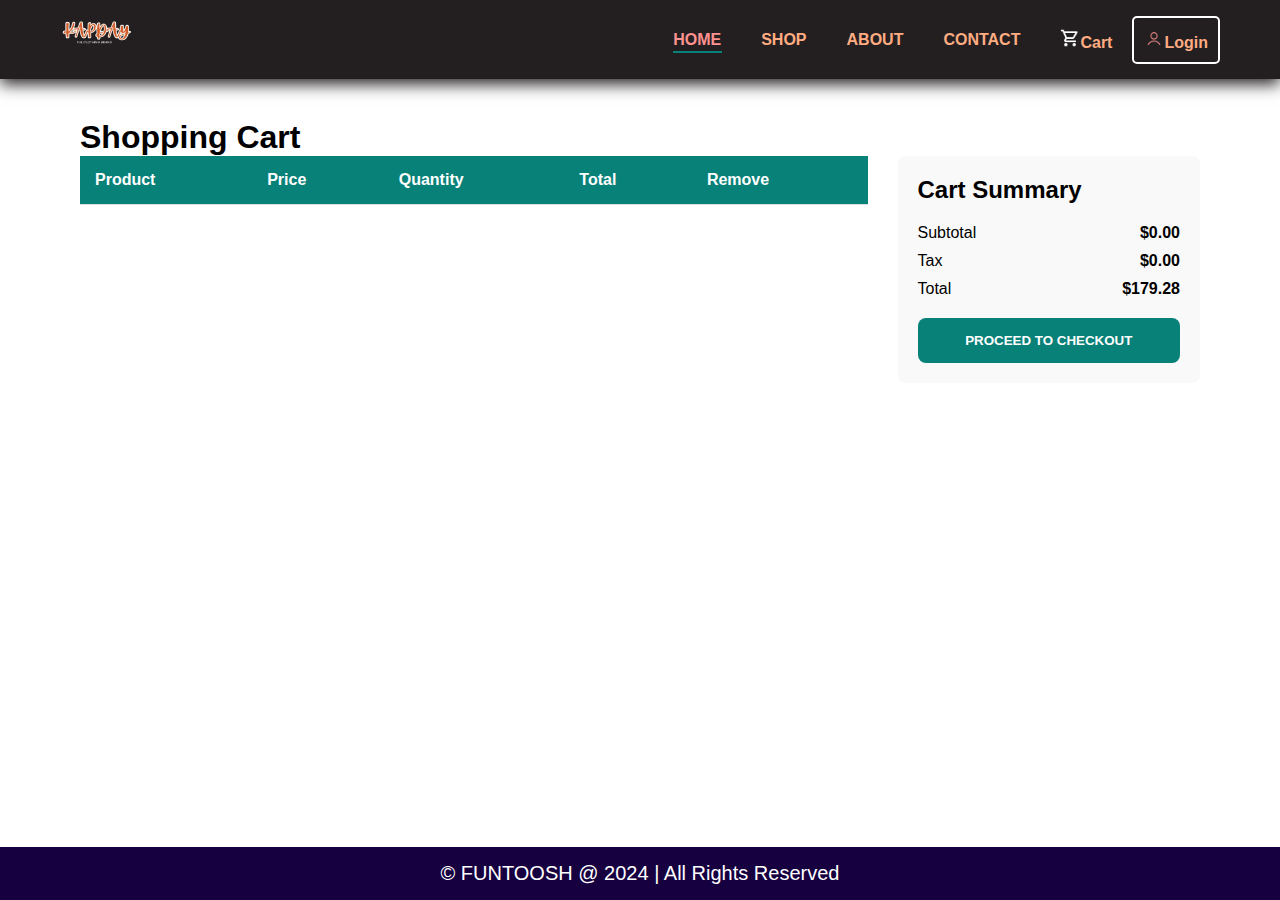
<file: cart.html>
<!DOCTYPE html>
<html lang="en">
<head>
    <meta charset="UTF-8">
    <meta name="viewport" content="width=device-width, initial-scale=1.0">
    <title>Shopping Cart - KAPDAY</title>
    <link rel="stylesheet" href="https://pro.fontawesome.com/releases/v5.10.0/css/all.css" />
    <style>
        *{
            margin: 0;
            padding: 0;
            box-sizing: border-box;
            font-family: 'Spartan',sans-serif ;
        }
        :root{
            --raisin-black-color-: #231F20;
        }
        body {
            width: 100%; 
        }
        /* header start */
#header {
    display: flex;
    align-items: center;
    justify-content: space-between;
    padding: 0px 60px;
    background: var(--raisin-black-color-);
    box-shadow: 0 5px 15px var(--raisin-black-color-);
    z-index: 999;
    position: sticky;
    top: 0;
    left: 0;
}
#navbar{
    display: flex;
    align-items: center;
    justify-content: center;
}
#navbar li{
    list-style: none;
    padding: 0px 20px;
    position: relative;  
}
#navbar li a {
    text-decoration: none;
    font-size: 16px;
    font-weight: 600;
    color: #FFAC82;
    transition: 0.3s ease;
}
#navbar li a:hover,
#navbar li a.active {
    color: #FF9191;
}
#navbar li a.active::after,
#navbar li a:hover::after {
    content: "";
    width: 55%;
    height: 2px;
    background: #088178;
    position: absolute;
    bottom: -4px;
    left: 20px;
}
#navbar #user-info{
  border: 2px solid white;
  padding: 10px 10px;
  border-radius: 5px;
}
#navbar #user-info :hover{
    color: #fff;  
}
#navbar #dropdown {
    display: none; /* Hide dropdown by default */
    position: absolute;
    background: white;
    border-radius: 5px;
    box-shadow: 0 4px 8px rgba(0, 0, 0, 0.2);
    z-index: 1000;
    top: 40px; /* Adjust based on your design */
    right: 0;
}
#navbar #dropdown li {
    list-style: none;
    padding: 10px 15px;
}
#navbar #dropdown li a {
    color: #333;
    text-decoration: none;
}
#user-info:hover #dropdown {
    display: block; /* Show dropdown on hover */
}
#navbar #dropdown li a:hover {
    background: #f0f0f0; /* Highlight on hover */
}
.menu-icon {
    display: none;
    cursor: pointer;
    flex-direction: column;
    gap: 5px;
    position: relative;
}
.menu-icon span {
    background: #fff;
    height: 3px;
    width: 30px;
    display: block;
    border-radius: 2px;
    transition: all 0.4s ease;
}
/* Transition for icon when menu is active */
.menu-icon.active span:nth-child(1) {
    transform: rotate(45deg) translateY(10px);
}
.menu-icon.active span:nth-child(2) {
    opacity: 0;
}
.menu-icon.active span:nth-child(3) {
    transform: rotate(-45deg) translateY(-10px);
}
        .copyright {
            position: fixed;
            bottom: 0;
            text-align: center;
            width: 100%;
            background-color: #16003f;
            padding: 15px 0;
            margin-top: 20px;
        }
        .copyright p {
            color: #fff;
            font-size: 20px;
            font-weight: 500;
        }
        /* Cart Page Styles */
        .cart-page {
            padding: 40px 80px;
        }
        .cart-container {
            display: flex;
            justify-content: space-between;
            gap: 30px;
        }

        /* Cart Table */
        .cart-table {
            flex: 3;
            width: 100%;
            border-collapse: collapse;
        }

        .cart-table th, .cart-table td {
            text-align: left;
            padding: 15px;
            border-bottom: 1px solid #ddd;
        }

        .cart-table th {
            background-color: #088178;
            color: white;
        }

        .cart-table img {
            width: 100px;
            height: auto;
            border-radius: 8px;
        }

        .quantity input {
            width: 40px;
            text-align: center;
            border: 1px solid #ddd;
            border-radius: 4px;
            padding: 5px;
        }

        .remove-btn {
            background-color: #ff6666;
            color: white;
            padding: 8px 12px;
            border: none;
            border-radius: 4px;
            cursor: pointer;
        }

        /* Cart Summary */
        .cart-summary {
            flex: 1;
            padding: 20px;
            background-color: #f9f9f9;
            border-radius: 8px;
        }
        .cart-summary h2 {
            margin-bottom: 20px;
            font-size: 24px;
        }
        .cart-summary div {
            margin-bottom: 10px;
        }
        .cart-summary div span {
            float: right;
            font-weight: bold;
        }
        .cart-summary a {
            text-decoration: none;
        }
        .checkout-btn {
            display: block;
            width: 100%;
            background-color: #088178;
            color: white;
            padding: 15px;
            text-align: center;
            font-weight: bold;
            text-transform: uppercase;
            border: none;
            border-radius: 8px;
            cursor: pointer;
            margin-top: 20px;
        }

        .checkout-btn:hover {
            background-color: #064c45;
        }
    </style>
</head>
<body>

    <section id="header">
        <a href="index.html"><img src="./resources/navbar/brand.png" class="logo" alt="logo" height="75" width="75"></a>
        <div>
            <div class="menu-icon" id="menu-icon">
                <span></span>
                <span></span>
                <span></span>
            </div>
            <ul id="navbar">
                <li><a class="active" href="index.html">HOME</a></li>
                <li><a href="shop.html">SHOP</a></li>
                <li><a href="about.html">ABOUT</a></li>
                <li><a href="contact.html">CONTACT</a></li>
                <li><a href="cart.html"><img src="./resources/navbar/cart.png" alt="" height="20" width="20">Cart</a></li>
                <li id="user-info">
                    <a href="#" id="user-name">Hello, Customer</a> <!-- Default text -->
                    <ul id="dropdown">
                        <li><a href="more-info.html">Details</a></li>
                        <li><a href="index.html" id="logout">Log Out</a></li>
                    </ul>
                </li>                
            </ul>
        </div>
    </section>

    <!-- Cart Page Content -->
    <section class="cart-page section-p1">
        <h1>Shopping Cart</h1>

        <div class="cart-container">
            <!-- Cart Items -->
            <table class="cart-table">
                <thead>
                    <tr>
                        <th>Product</th>
                        <th>Price</th>
                        <th>Quantity</th>
                        <th>Total</th>
                        <th>Remove</th>
                    </tr>
                </thead>
                <tbody>
                    <tr>
                        <td>
                            <img src="./resources/Images/products/f1.jpg" alt="Product Image">
                            <span>Cartoon Astronaut T-Shirt</span>
                        </td>
                        <td>$78</td>
                        <td class="quantity">
                            <input type="number" value="1" min="1">
                        </td>
                        <td>$78</td>
                        <td><button class="remove-btn">Remove</button></td>
                    </tr>
                    <tr>
                        <td>
                            <img src="./resources/Images/products/f2.jpg" alt="Product Image">
                            <span>Space Rocket Hoodie</span>
                        </td>
                        <td>$88</td>
                        <td class="quantity">
                            <input type="number" value="1" min="1">
                        </td>
                        <td>$88</td>
                        <td><button class="remove-btn">Remove</button></td>
                    </tr>
                </tbody>
            </table>

            <!-- Cart Summary -->
            <div class="cart-summary">
                <h2>Cart Summary</h2>
                <div>Subtotal <span>$166</span></div>
                <div>Tax <span>$13.28</span></div>
                <div>Total <span>$179.28</span></div>
                <a href="payment.html"><button class="checkout-btn">Proceed to Checkout</button></a>
            </div>
        </div>
    </section>

    <!-- Footer -->
    <div class="copyright">
        <p>© FUNTOOSH @ 2024 | All Rights Reserved</p>
    </div>


    <!-- Include GSAP for Animations -->
    <script src="https://cdnjs.cloudflare.com/ajax/libs/gsap/3.12.5/gsap.min.js"></script>
        <script>
            // Load cart items from localStorage
            let cart = JSON.parse(localStorage.getItem('cart')) || [];
        
            function loadCart() {
                const cartTableBody = document.querySelector('.cart-table tbody');
                cartTableBody.innerHTML = ''; // Clear existing rows
        
                cart.forEach(product => {
                    const row = document.createElement('tr');
        
                    row.innerHTML = `
                        <td>
                            <img src="${product.image}" alt="Product Image">
                            <span>${product.name}</span>
                        </td>
                        <td>$${product.price}</td>
                        <td class="quantity">
                            <input type="number" value="${product.quantity}" min="1" data-name="${product.name}">
                        </td>
                        <td>$${(product.price * product.quantity).toFixed(2)}</td>
                        <td><button class="remove-btn" data-name="${product.name}">Remove</button></td>
                    `;
        
                    cartTableBody.appendChild(row);
                });
        
                updateCartTotal();
            }
        
            // Update cart totals
            function updateCartTotal() {
                let subtotal = 0;
                cart.forEach(product => {
                    subtotal += product.price * product.quantity;
                });
        
                const tax = subtotal * 0.08;
                const total = subtotal + tax;
        
                document.querySelector('.cart-summary div:nth-child(2) span').innerText = '$' + tax.toFixed(2);
                document.querySelector('.cart-summary div:nth-child(3) span').innerText = '$' + total.toFixed(2);
            }
        
            // Update product quantity in the cart
            document.querySelector('.cart-table').addEventListener('change', (event) => {
                if (event.target.matches('.quantity input')) {
                    const productName = event.target.getAttribute('data-name');
                    const newQuantity = parseInt(event.target.value);
        
                    const product = cart.find(item => item.name === productName);
                    if (product) {
                        product.quantity = newQuantity;
                    }
        
                    // Save updated cart to localStorage
                    localStorage.setItem('cart', JSON.stringify(cart));
        
                    // Update totals
                    updateCartTotal();
                }
            });
        
            // Remove product from the cart
            document.querySelector('.cart-table').addEventListener('click', (event) => {
                if (event.target.matches('.remove-btn')) {
                    const productName = event.target.getAttribute('data-name');
        
                    // Filter out the removed product
                    cart = cart.filter(item => item.name !== productName);
        
                    // Save updated cart to localStorage
                    localStorage.setItem('cart', JSON.stringify(cart));
        
                    // Reload the cart
                    loadCart();
                }
            });
        
            // Initial load of cart items
            loadCart();
            window.addEventListener('DOMContentLoaded', (event) => {
                const userInfo = document.getElementById('user-info');
                const userName = localStorage.getItem('userName'); // Retrieve the user's name from localStorage
                const isVerified = localStorage.getItem('isVerified'); // Check if OTP verification was successful
                const userNameElement = document.getElementById('user-name');
             
                if (userName && isVerified === 'true') {
                    // Display the user's name on the navbar if they are verified
                    userNameElement.textContent = `Hello, ${userName}`;
                } else {
                    // If not verified or no user is logged in, show the login option
                    userInfo.innerHTML = `<a href="login.html"><img src="./resources/navbar/log.png" height="20" width="20">Login</a>`;
                }
             });
             
             // Logout functionality
             document.getElementById('logout').addEventListener('click', function() {
                localStorage.removeItem('userName'); // Clear user name
                localStorage.removeItem('isVerified'); // Clear verification status
                window.location.href = 'login.html'; // Redirect to login page or normal home page
             });
        </script>
        
</body>
</html>
</file>
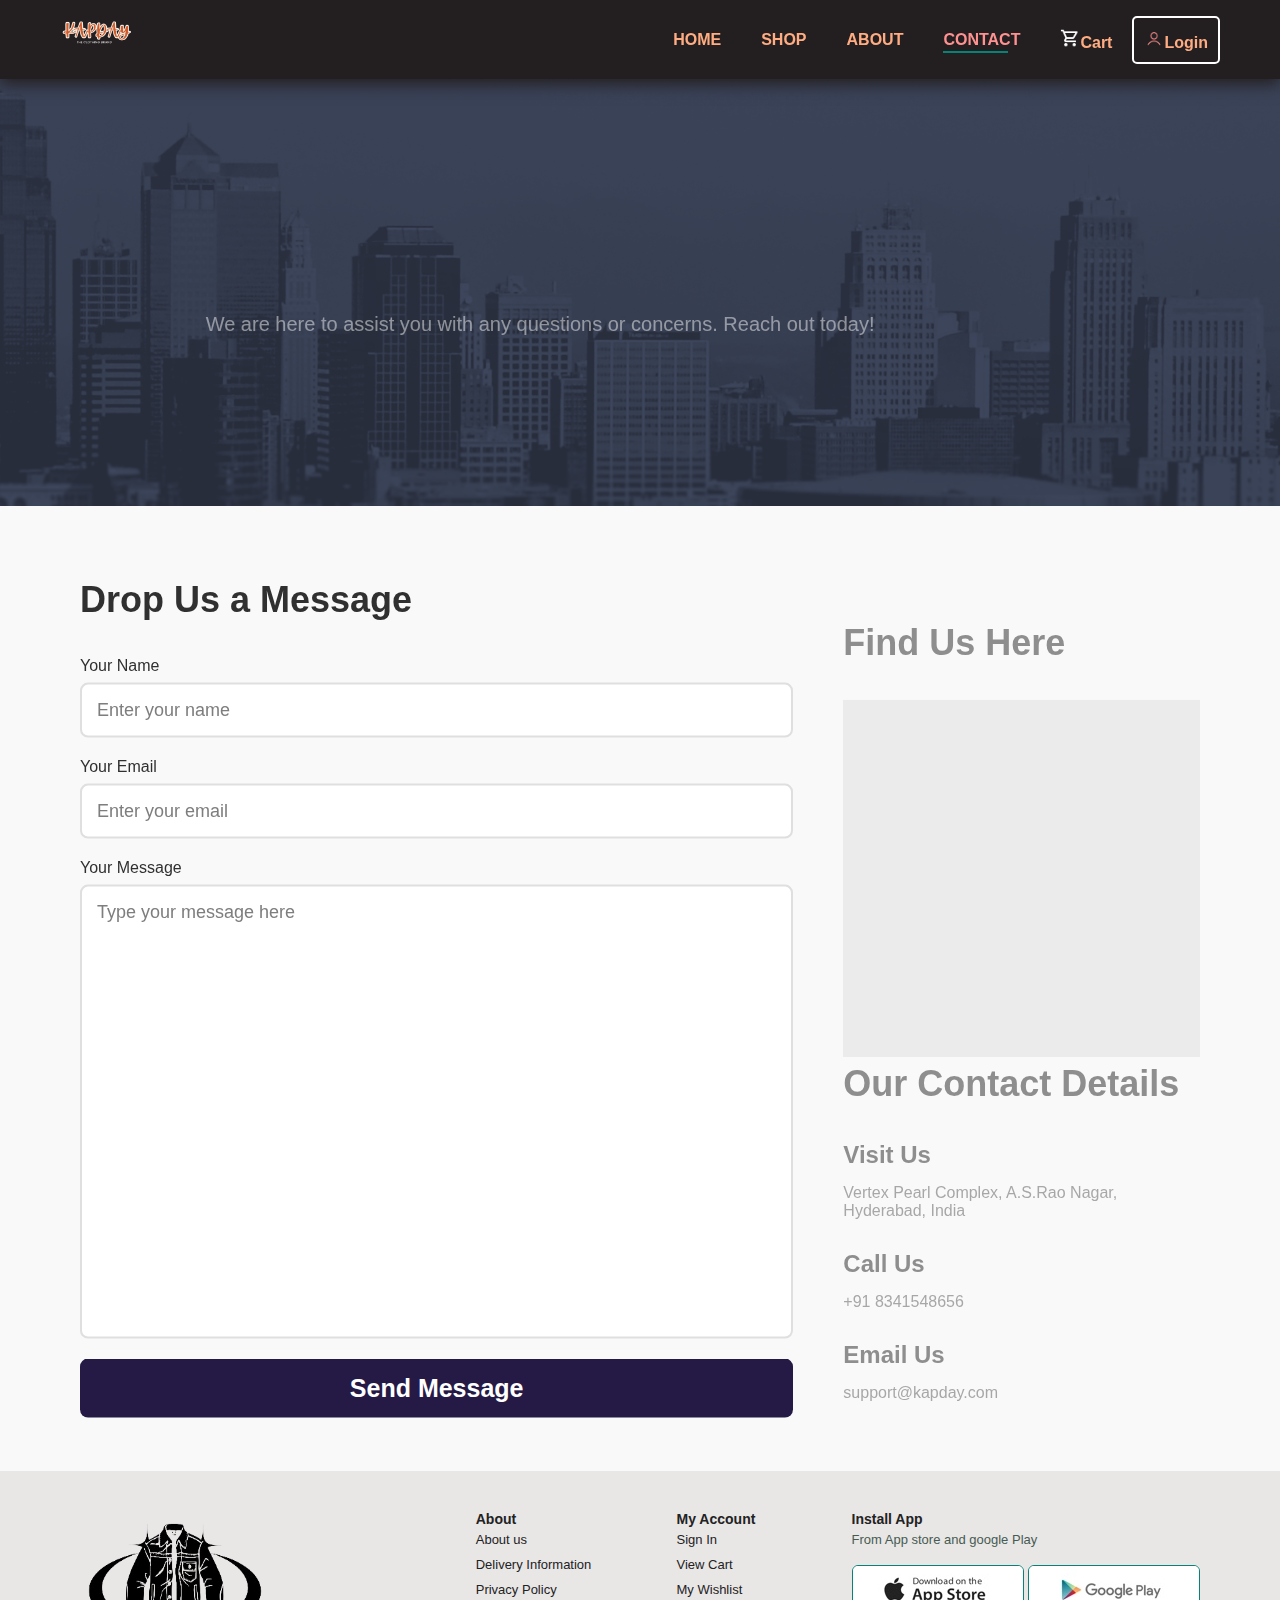
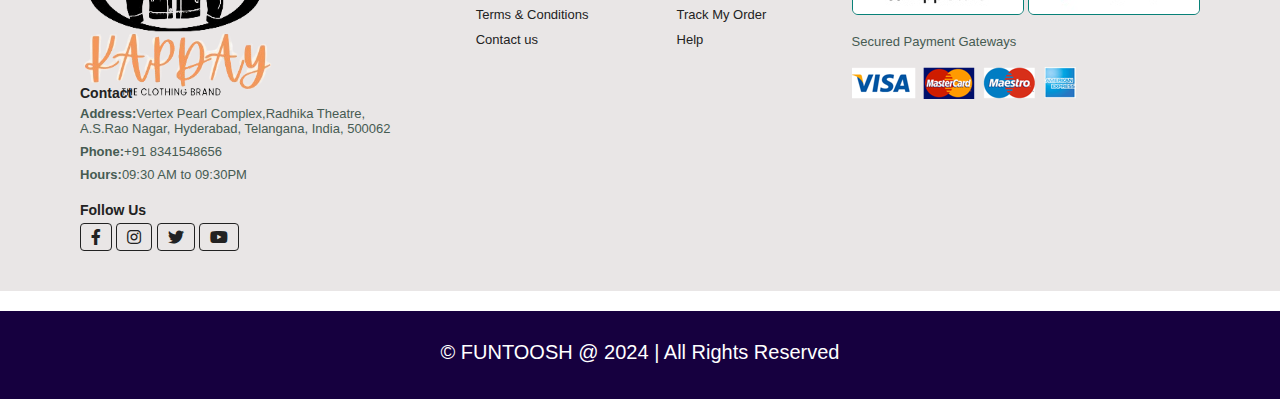
<file: contact.html>
<!DOCTYPE html>
<html lang="en">
<head>
    <meta charset="UTF-8">
    <meta name="viewport" content="width=device-width, initial-scale=1.0">
    <title>Contact Us - KAPDAY</title>
    <link rel="stylesheet" href="https://pro.fontawesome.com/releases/v5.10.0/css/all.css" />
    <style>
        *{
            margin: 0;
            font-family: 'Spartan',sans-serif ;
            padding: 0;
            box-sizing: border-box;
        }
        :root{
            --raisin-black-color-: #231F20;
        }
        h1{
            line-height: 64px;
            font-size: 50px;
            color: #222;
        }
        h2 {
            line-height: 54px;
            font-size: 46px;
            color: #222;
        }
        h4 {
            color: #222;
            font-size: 20px;
        }
        h6 {
            font-size: 12px;
            font-weight: 700;
        }
        p {
            color: #465b52;
            font-size: 16px;
            margin: 15px 0 20px 0;
        }
        .section-p1{
            padding: 40px 80px;
        }
        .section-m1 {
            margin: 10px 0;
        }
        body {
            width: 100%; 
        }
        #header {
            display: flex;
            align-items: center;
            justify-content: space-between;
            padding: 0px 60px;
            background: var(--raisin-black-color-);
            box-shadow: 0 5px 15px var(--raisin-black-color-);
            z-index: 999;
            position: sticky;
            top: 0;
            left: 0;
        }
        #navbar{
            display: flex;
            align-items: center;
            justify-content: center;
        }
        #navbar li{
            list-style: none;
            padding: 0px 20px;
            position: relative;  
        }
        #navbar li a {
            text-decoration: none;
            font-size: 16px;
            font-weight: 600;
            color: #FFAC82;
            transition: 0.3s ease;
        }
        #navbar li a:hover,
        #navbar li a.active {
            color: #FF9191;
        }
        #navbar li a.active::after,
        #navbar li a:hover::after {
            content: "";
            width: 55%;
            height: 2px;
            background: #088178;
            position: absolute;
            bottom: -4px;
            left: 20px;
        }
        #navbar #user-info{
            border: 2px solid white;
            padding: 10px 10px;
            border-radius: 5px;
          }
        #navbar #user-info:hover{
              background-color: white;
              text-emphasis-color: black;
        }
        #navbar #user-info :hover{
            color: black;   
        }
        #navbar #dropdown {
            display: none; /* Hide dropdown by default */
            position: absolute;
            background: white;
            border-radius: 5px;
            box-shadow: 0 4px 8px rgba(0, 0, 0, 0.2);
            z-index: 1000;
            top: 40px; /* Adjust based on your design */
            right: 0;
        }       
        #navbar #dropdown li {
            list-style: none;
            padding: 10px 15px;
        }
        #navbar #dropdown li a {
            color: #333;
            text-decoration: none;
        }
        #user-info:hover #dropdown {
            display: block; /* Show dropdown on hover */
        }
        #navbar #dropdown li a:hover {
            background: #f0f0f0; /* Highlight on hover */
        }
        .menu-icon {
            display: none;
            cursor: pointer;
            flex-direction: column;
            gap: 5px;
            position: relative;
        }
        .menu-icon span {
            background: #fff;
            height: 3px;
            width: 30px;
            display: block;
            border-radius: 2px;
            transition: all 0.4s ease;
        }
        /* Transition for icon when menu is active */
        .menu-icon.active span:nth-child(1) {
            transform: rotate(45deg) translateY(10px);
        }
        .menu-icon.active span:nth-child(2) {
            opacity: 0;
        }
        .menu-icon.active span:nth-child(3) {
            transform: rotate(-45deg) translateY(-10px);
        }
         /* Hero Section */
#contact-hero {
    background-image: url('./resources/Images/banner.png');
    background-position: center;
    text-align: center;
    color: white;
    padding: 150px 0;
    position: relative;
    overflow: hidden;
}

#contact-hero h1 {
    color: white;
    font-size: 60px;
    text-transform: uppercase;
    letter-spacing: 4px;
    animation: slideInFromLeft 1s ease-out;
}

#contact-hero p {
    font-size: 20px;
    margin-top: 20px;
    color: whitesmoke;
}

/* Contact Form Section */
#contact-form {
    display: flex;
    justify-content: space-between;
    padding: 60px 80px;
    background-color: #f9f9f9;
}
.form-container {
    flex: 1;
    margin-right: 50px;
}
.form-container h2 {
    font-size: 36px;
    color: #222;
    margin-bottom: 30px;
}
#contactForm {
    display: flex;
    flex-direction: column;
}
#contactForm label {
    font-size: 16px;
    color: #222;
    margin-bottom: 8px;
}
#contactForm input, #contactForm textarea {
    padding: 15px;
    margin-bottom: 20px;
    border: 2px solid #ddd;
    border-radius: 8px;
    font-size: 18px;
    transition: border-color 0.3s;
    resize: none;
}
#contactForm input:focus, #contactForm textarea:focus {
    border-color: rgb(22, 10, 56);
}
.submit-btn {
    padding: 15px 30px;
    background-color: rgb(22, 10, 56);
    color: white;
    font-size: 25px;
    font-weight: 600;
    border: none;
    border-radius: 8px;
    cursor: pointer;
    transition: background-color 0.3s, transform 0.3s;
}
.submit-btn:hover {
    background-color: #16003f;
    transform: scale(1.05);
}
.contact-info {
    flex: 0.5;
    font-size: 18px;
}
.contact-info h2 {
    font-size: 36px;
    margin-bottom: 30px;
}
.contact-card {
    margin-bottom: 30px;
}
.contact-card h3 {
    font-size: 24px;
    color: #222;
}
.contact-card p {
    color: #555;
}
/* Map Section */
#map-section {
    text-align: center;
    padding: 60px 0;
    background-color: #f0f0f0;
}

#map-section h2 {
    font-size: 36px;
    margin-bottom: 40px;
    color: #222;
}
footer{
    display: flex;
    flex-wrap: wrap;
    justify-content: space-between;
    background-color: #e9e6e6;
}
footer .col{
    display: flex;
    flex-direction: column;
    align-items: flex-start;
    min-width: 50px;
    margin-bottom: 20px;
}
footer .info{
    width: 40px;
}
footer .logo {
    margin-bottom: -30px;
}
footer h4 {
    font-size: 14px;
    padding-bottom: 5px;
}
footer p {
    font-size: 13px;
    margin: 0 0 8px 0;
}
footer a {
    font-size: 13px;
    text-decoration: none;
    color: #222;
    margin-bottom: 10px;
}
footer .follow {
    margin-top: 20px;
}
footer .follow i {
    padding: 5px 10px 5px 10px;
    border-radius: 4px;
    border: 1px solid rgb(34, 34, 34);
    color: #222;
    transition: 0.2s ease;
    cursor: pointer;
}
footer .follow i:hover{
    color: #088178;
    background-color: #222;
}
footer .install .row img {
    border: 1px solid #088178;
    border-radius: 6px;
}
footer .install img {
    margin: 10px 0 15px 0;
}
footer a:hover{
    color: #088178;
}
.copyright {
    width: 100%; /* Ensures full width */
    text-align: center;
    padding: 15px 0;
    background-color: #16003f; /* Dark background for copyright section */
    margin-top: 20px;
}
.copyright p {
    color: #ffffff;
    font-size: 20px;
    font-weight: 500;
}

/* Map container with a square aspect ratio */
.map-container {
    width: 100%;
    max-width: 400px; /* Max width for the map */
    margin: 0 auto;
    position: relative;
    overflow: hidden;
    padding-bottom: 100%; /* This creates a square aspect ratio (width = height) */
    background-color: #ddd;
}

.map-container iframe {
    position: absolute;
    top: 0;
    left: 0;
    width: 100%;
    height: 100%;
    border: 1px solid red;
}


/* Keyframe Animations */
@keyframes slideInFromLeft {
    0% {
        transform: translateX(-100%);
    }
    100% {
        transform: translateX(0);
    }
}

@keyframes fadeIn {
    0% {
        opacity: 0;
    }
    100% {
        opacity: 1;
    }
}

    </style>
</head>
<body>
    <section id="header">
        <a href="index.html"><img src="./resources/navbar/brand.png" class="logo" alt="logo" height="75" width="75"></a>
        <div>
            <div class="menu-icon" id="menu-icon">
                <span></span>
                <span></span>
                <span></span>
            </div>
            <ul id="navbar">
                <li><a href="index.html">HOME</a></li>
                <li><a href="shop.html">SHOP</a></li>
                <li><a href="about.html">ABOUT</a></li>
                <li><a class="active" href="contact.html">CONTACT</a></li>
                <li><a href="cart.html"><img src="./resources/navbar/cart.png" alt="" height="20" width="20">Cart</a></li>
                <li id="user-info">
                    <a href="#" id="user-name">Hello, Customer</a> <!-- Default text -->
                    <ul id="dropdown">
                        <li><a href="more-info.html">Details</a></li>
                        <li><a href="index.html" id="logout">Log Out</a></li>
                    </ul>
                </li>                
            </ul>
        </div>
    </section>
    <!-- Hero Section with Parallax Background -->
    <section id="contact-hero">
        <h1>Get In Touch</h1>
        <p>We are here to assist you with any questions or concerns. Reach out today!</p>
    </section>

    <!-- Contact Form Section -->
    <section id="contact-form" class="section-p1">
        <div class="form-container">
            <h2>Drop Us a Message</h2>
            <form action="#" id="contactForm">
                <label for="name">Your Name</label>
                <input type="text" id="name" placeholder="Enter your name" required>

                <label for="email">Your Email</label>
                <input type="email" id="email" placeholder="Enter your email" required>
      
                <label for="message">Your Message</label>
                <textarea id="message" placeholder="Type your message here" rows="20" required></textarea>

                <button type="submit" class="submit-btn">Send Message</button>
            </form>
        </div>

        <div class="contact-info">
            <h2>Find Us Here</h2>
                <div class="map-container">
                    <iframe
                        src="https://www.google.com/maps/embed?pb=!1m18!1m12!1m3!1d3806.9098931633537!2d78.55601351471072!3d17.46918788803378!2m3!1f0!2f0!3f0!3m2!1i1024!2i768!4f13.1!3m3!1m2!1s0x3bcb99d10a911b9d%3A0x1b91a76a2d56c2ac!2sVertex%20Pearl%20Complex!5e0!3m2!1sen!2sin!4v1648033206097!5m2!1sen!2sin"
                        width="100%" height="100%" style="border:0;" allowfullscreen="" loading="lazy" referrerpolicy="no-referrer-when-downgrade">
                    </iframe>
                </div>
            <h2>Our Contact Details</h2>
            <div class="contact-card">
                <h3>Visit Us</h3>
                <p>Vertex Pearl Complex, A.S.Rao Nagar, Hyderabad, India</p>
            </div>
            <div class="contact-card">
                <h3>Call Us</h3>
                <p>+91 8341548656</p>
            </div>
            <div class="contact-card">
                <h3>Email Us</h3>
                <p>support@kapday.com</p>
            </div>
        </div>
    </section>    

    <footer class="section-p1">
        <div id="col info">
            <img class="logo" src="./resources/Logo/Black.png" alt="" height="200px" width="200px">
            <h4>Contact</h4>
            <p><strong>Address:</strong><span>Vertex Pearl Complex,Radhika Theatre,<br>A.S.Rao Nagar, Hyderabad, Telangana, India, 500062</span></p> 
            <p><strong>Phone:</strong>+91 8341548656</p>
            <p><strong>Hours:</strong>09:30 AM to 09:30PM</p>
            <div class="follow">
                <h4>Follow Us</h4>
                <div class="icon">
                    <i class="fab fa-facebook-f"></i>
                    <i class="fab fa-instagram"></i>
                    <i class="fab fa-twitter"></i>
                    <i class="fab fa-youtube"></i>
                </div>
            </div>
        </div>
        <div class="col">
            <h4>About</h4>
            <a href="about.html">About us</a>
            <a href="#">Delivery Information</a>
            <a href="#">Privacy Policy</a>
            <a href="#">Terms & Conditions</a>
            <a href="contact.html">Contact us</a>
        </div>
        <div class="col">
            <h4>My Account</h4>
            <a href="#">Sign In</a>
            <a href="cart.html">View Cart</a>
            <a href="wishlit.html">My Wishlist</a>
            <a href="#">Track My Order</a>
            <a href="#">Help</a>
        </div>
        <div class="col install">
            <h4>Install App</h4>
            <p>From App store and google Play</p>
            <div class="row">
                <img src="./resources/Images/PAY/app.jpg" alt="">
                <img src="./resources/Images/PAY/play.jpg" alt="">
            </div>
            <p>Secured Payment Gateways</p>
            <img src="./resources/Images/PAY/pay.png" alt="">
        </div>
    </footer>
    <div class="copyright">
        <p>© FUNTOOSH @ 2024 | All Rights Reserved</p>
    </div>


    <!-- Include GSAP for Animations -->
    <script src="https://cdnjs.cloudflare.com/ajax/libs/gsap/3.12.5/gsap.min.js"></script>
    <script>
       // GSAP animations for hero section
       // GSAP animations for hero section
gsap.from("#contact-hero h1", { 
    opacity: 0, 
    x: 200, 
    duration: 2.5,  // Increased duration for slower animation
    ease: "power3.out", 
    onComplete: function() { 
        // Ensure it stays in its final position
        gsap.set("#contact-hero h1", { x: 0, opacity: 1 }); 
    }
});
gsap.from("#contact-hero p", { 
    opacity: 0, 
    x: -200, 
    duration: 1.5, 
    ease: "power3.out", 
    delay: 0.5 
});


// Contact form animations
gsap.from(".form-container", { opacity: 0, y: 100, duration: 1.5, ease: "power3.out", scrollTrigger: ".form-container" });
gsap.from(".contact-info", { opacity: 0, y: 100, duration: 1.5, ease: "power3.out", delay: 0.5, scrollTrigger: ".contact-info" });

// Scroll-triggered animations for map
gsap.from("#map-section iframe", { opacity: 0, scale: 0.9, duration: 1, ease: "power3.out", scrollTrigger: "#map-section" });

// Button hover effect
document.querySelector('.submit-btn').addEventListener('mouseenter', function() {
    gsap.to(this, { scale: 1.05, duration: 0.2 });
});

document.querySelector('.submit-btn').addEventListener('mouseleave', function() {
    gsap.to(this, { scale: 1, duration: 0.2 });
});
// Load user data on page load
window.addEventListener('DOMContentLoaded', (event) => {
    const userInfo = document.getElementById('user-info');
    const userName = localStorage.getItem('userName'); // Retrieve the user's name from localStorage
    const isVerified = localStorage.getItem('isVerified'); // Check if OTP verification was successful
    const userNameElement = document.getElementById('user-name');
 
    if (userName && isVerified === 'true') {
        // Display the user's name on the navbar if they are verified
        userNameElement.textContent = `Hello, ${userName}`;
    } else {
        // If not verified or no user is logged in, show the login option
        userInfo.innerHTML = `<a href="login.html"><img src="./resources/navbar/log.png" height="20" width="20">Login</a>`;
    }
 });
 
 // Logout functionality
 document.getElementById('logout').addEventListener('click', function() {
    localStorage.removeItem('userName'); // Clear user name
    localStorage.removeItem('isVerified'); // Clear verification status
    window.location.href = 'login.html'; // Redirect to login page or normal home page
 });
    </script>
</body>
</html>
</file>
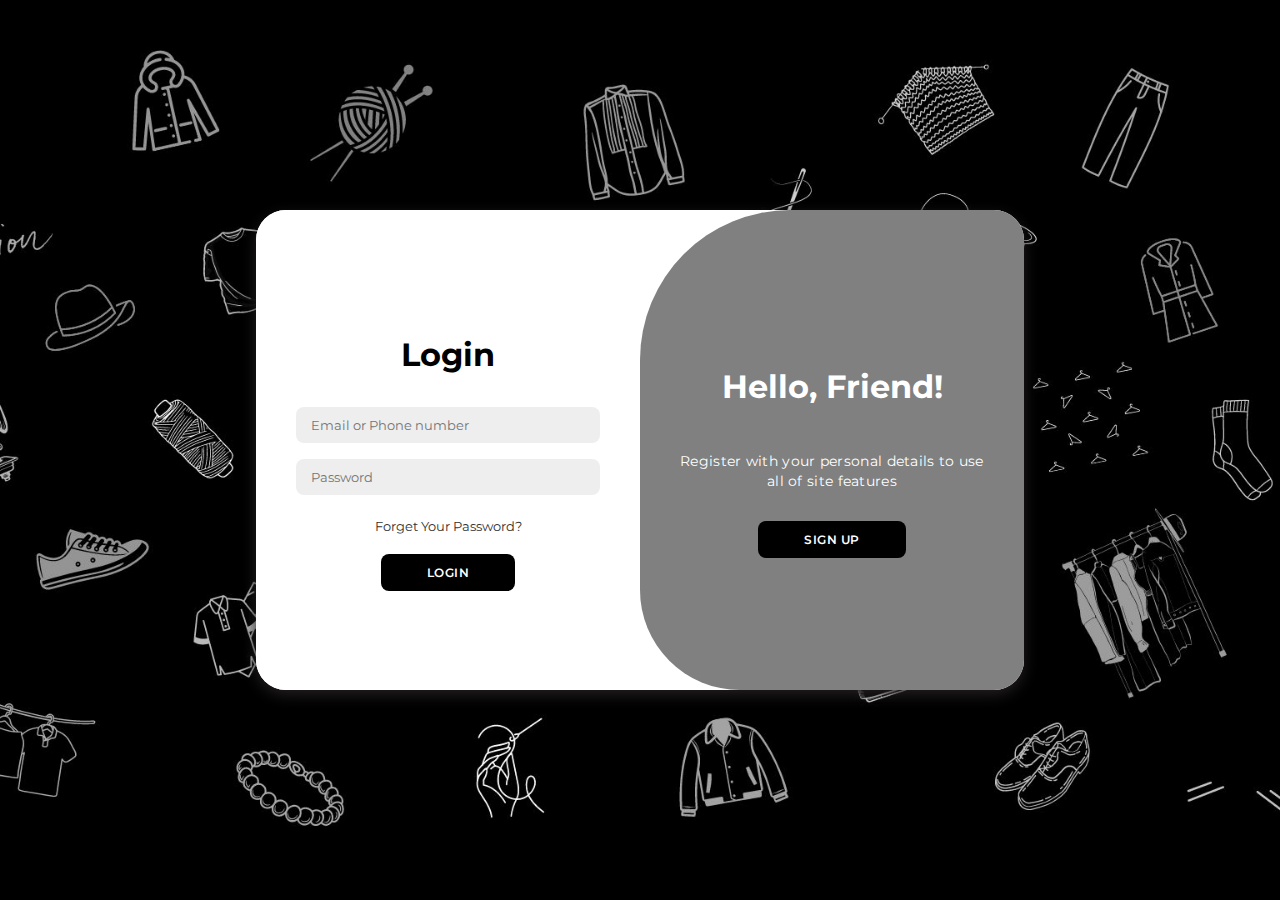
<file: login.html>
<!DOCTYPE html>
<html lang="en">

<head>
    <meta charset="UTF-8">
    <meta name="viewport" content="width=device-width, initial-scale=1.0">
    <link rel="stylesheet" href="https://cdnjs.cloudflare.com/ajax/libs/font-awesome/6.4.2/css/all.min.css">
    <title>FUNTOOSH Login Page</title>
    <link rel="shortcut icon" href="./FUNTOOSH.jpg" type="image/x-icon">
    <style>@import url('https://fonts.googleapis.com/css2?family=Montserrat:wght@300;400;500;600;700&display=swap');

        *{
            margin: 0;
            padding: 0;
            box-sizing: border-box;
            font-family: 'Montserrat', sans-serif;
        }
        :root{
            --raisin-black-color-: #231F20;
        }
        body{
            background-image: url('./resources/Images/background/language-animation-bg.jpg');
            background-repeat: no-repeat; /* Prevents the image from repeating */
            background-size: cover; /* Scales the image to cover the entire background */
            background-position: center; /* Centers the image */
            display: flex;
            align-items: center;
            justify-content: center;
            flex-direction: column;
            height: 100vh;
            overflow: hidden;
        }
        
        .container{
            background-color: #fff;
            border-radius: 30px;
            box-shadow: 0 5px 15px var(--raisin-black-color-);
            position: relative;
            overflow: hidden;
            width: 768px;
            max-width: 100%;
            min-height: 480px;
            transition: all 0.5s ease-in-out;
        }

        .container:hover {
            transform: scale(1.02);
        }
        
        .container p{
            font-size: 14px;
            line-height: 20px;
            letter-spacing: 0.3px;
            margin: 20px 0;
        }
        
        .container span{
            font-size: 12px;
        }
        
        .container a{
            color: #333;
            font-size: 13px;
            text-decoration: none;
            margin: 15px 0 10px;
        }
        
        .container button{
            background-color: black;
            color: #fff;
            font-size: 12px;
            padding: 10px 45px;
            border: 1px solid transparent;
            border-radius: 8px;
            font-weight: 600;
            letter-spacing: 0.5px;
            text-transform: uppercase;
            margin-top: 10px;
            cursor: pointer;
            transition: background-color 0.3s ease;
        }
        
        .container button:hover {
            background-color: #333;
        }
        
        .container form{
            background-color: #fff;
            display: flex;
            align-items: center;
            justify-content: center;
            flex-direction: column;
            padding: 0 40px;
            height: 100%;
        }
        
        .container input{
            background-color: #eee;
            border: none;
            margin: 8px 0;
            padding: 10px 15px;
            font-size: 13px;
            border-radius: 8px;
            width: 100%;
            outline: none;
        }
        
        .form-container{
            position: absolute;
            top: 0;
            height: 100%;
            transition: all 0.6s ease-in-out;
        }
        
        .sign-in{
            left: 0;
            width: 50%;
            z-index: 2;
        }
        
        .container.active .sign-in{
            transform: translateX(100%);
        }
        
        h1{
            padding: 25px;
            text-align: center;    
        }
        
        .sign-up{
            left: 0;
            width: 50%;
            opacity: 0;
            z-index: 1;
        }
        
        .container.active .sign-up{
            transform: translateX(100%);
            opacity: 1;
            z-index: 5;
            animation: move 0.6s;
        }
        
        @keyframes move{
            0%, 49.99%{
                opacity: 0;
                z-index: 1;
            }
            50%, 100%{
                opacity: 1;
                z-index: 5;
            }
        }
        
        .toggle-container{
            position: absolute;
            top: 0;
            left: 50%;
            width: 50%;
            height: 100%;
            overflow: hidden;
            transition: all 0.6s ease-in-out;
            border-radius: 150px 0 0 100px;
            z-index: 1000;
        }
        
        .container.active .toggle-container{
            transform: translateX(-100%);
            border-radius: 0 150px 100px 0;
        }
        
        .toggle{
            background-color: var(--raisin-black-color-);
            height: 100%;
            background: linear-gradient(to right, gray);
            color: #fff;
            position: relative;
            left: -100%;
            height: 100%;
            width: 200%;
            transform: translateX(0);
            transition: all 0.6s ease-in-out;
        }
        
        .container.active .toggle{
            transform: translateX(50%);
        }
        
        .toggle-panel{
            position: absolute;
            width: 50%;
            height: 100%;
            display: flex;
            align-items: center;
            justify-content: center;
            flex-direction: column;
            padding: 0 30px;
            text-align: center;
            top: 0;
            transform: translateX(0);
            transition: all 0.6s ease-in-out;
        }
        
        .toggle-left{
            transform: translateX(-200%);
        }
        
        .container.active .toggle-left{
            transform: translateX(0);
        }
        
        .toggle-right{
            right: 0;
            transform: translateX(0);
        }
        
        .container.active .toggle-right{
            transform: translateX(200%);
        }
        
        @media screen and (max-width: 768px) {
            .container {
                width: 90%;
            }

            .toggle-container {
                display: none;
            }
        }
    </style>
</head>

<body>
    <div class="container" id="container">
        <div class="form-container sign-up">
            <form id="signUpForm">
                <h1>Create Account</h1>
                <input type="text" placeholder="Name" required>
                <input type="email" placeholder="Email" required>
                <input type="text" placeholder="Phone Number" required>
                <input type="password" placeholder="Password" required>
                <button type="submit">Sign Up</button>
            </form>
        </div>
        <div class="form-container sign-in">
            <form id="loginForm">
                <h1>Login</h1>
                <input type="email" placeholder="Email or Phone number" required>
                <input type="password" placeholder="Password" required>
                <a href="./forget.html">Forget Your Password?</a>
                <button type="submit">Login</button>
            </form>
        </div>
        <div class="toggle-container">
            <div class="toggle">
                <div class="toggle-panel toggle-left">
                    <h1>Welcome Back!</h1>
                    <p>Enter your personal details to use all of site features</p>
                    <button class="hidden" id="login">Login</button>
                </div>
                <div class="toggle-panel toggle-right">
                    <h1>Hello, Friend!</h1>
                    <p>Register with your personal details to use all of site features</p>
                    <button class="hidden" id="register">Sign Up</button>
                </div>
            </div>
        </div>
    </div>

    <script>
        const container = document.getElementById('container');
        const registerBtn = document.getElementById('register');
        const loginBtn = document.getElementById('login');
        const loginForm = document.getElementById('loginForm');
        const signUpForm = document.getElementById('signUpForm');

        registerBtn.addEventListener('click', () => {
            container.classList.add("active");
        });

        loginBtn.addEventListener('click', () => {
            container.classList.remove("active");
        });

        loginForm.addEventListener('submit', function(event) {
            event.preventDefault();
            
            const input = loginForm.querySelector('input[type="text"]').value; // Capture email or phone number
            const userPassword = loginForm.querySelector('input[type="password"]').value;
        
            // Retrieve stored data
            const storedEmail = localStorage.getItem('userEmail');
            const storedPhone = localStorage.getItem('userPhone');
            const storedPassword = "yourPassword"; // Replace with actual password logic
        
            // Check if input matches either email or phone and validate password
            if ((input === storedEmail || input === storedPhone) && userPassword === storedPassword) {
                localStorage.setItem('isVerified', 'true'); // Set verification status
                window.location.href = './index.html'; // Redirect to home page
            } else {
                alert("Invalid login credentials. Please try again.");
            }
        });
        
        
        signUpForm.addEventListener('submit', function(event) {
            event.preventDefault();
            
            // Capture user name and email (for sign-up)
            const userName = signUpForm.querySelector('input[type="text"]').value;
            const userEmail = signUpForm.querySelector('input[type="email"]').value;
            const userPassword = signUpForm.querySelector('input[type="password"]').value;
        
            // Save user info to localStorage
            localStorage.setItem('userName', userName);
            localStorage.setItem('loggedInUser', userEmail);
            localStorage.setItem('userPassword', userPassword); 
        
            // Redirect to OTP verification page
            window.location.href = './otp-1.html';
        });
        
    </script>
</body>

</html>
</file>
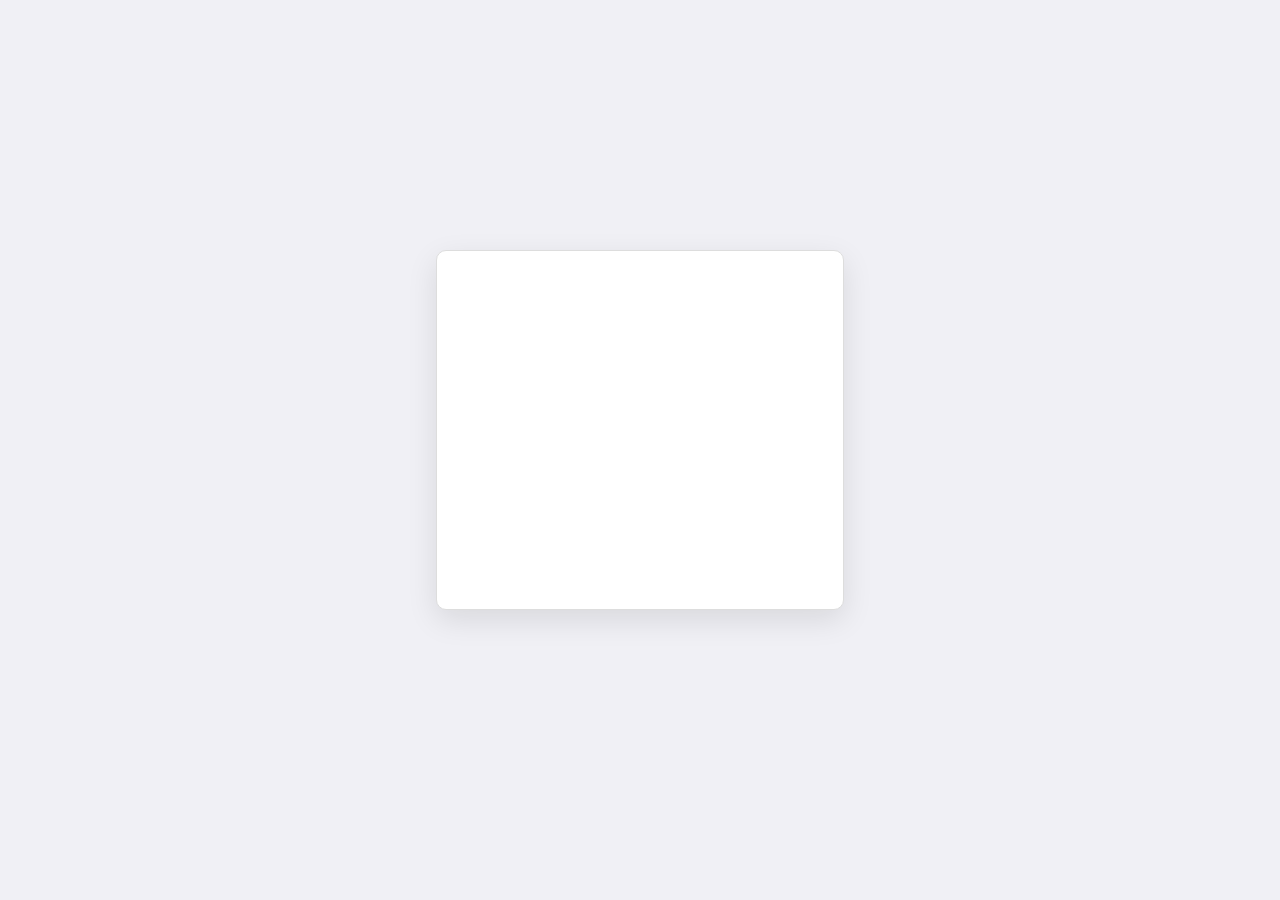
<file: new-password.html>
<!DOCTYPE html>
<html lang="en">
<head>
    <meta charset="UTF-8">
    <meta name="viewport" content="width=device-width, initial-scale=1.0">
     <title>FUNTOOSH Login Page</title>
    <link rel="shortcut icon" href="./FUNTOOSH.jpg" type="image/x-icon">
    <style>
        body {
            font-family: 'Arial', sans-serif;
            background-color: #f0f0f5;
            display: flex;
            justify-content: center;
            align-items: center;
            height: 100vh;
            margin: 0;
            overflow: hidden;
        }

        .form-container {
            max-width: 500px;
            padding: 30px;
            border: 1px solid #ddd;
            border-radius: 10px;
            background-color: white;
            box-shadow: 0 10px 30px rgba(0, 0, 0, 0.1);
            animation: fadeIn 0.5s ease-in-out;
            transform: translateY(-20px);
        }

        h2 {
            text-align: center;
            color: #333;
            margin-bottom: 25px;
            animation: slideIn 0.6s ease-out forwards;
            opacity: 0;
        }

        label {
            font-size: 14px;
            color: #555;
            margin-bottom: 5px;
            display: block;
            animation: fadeIn 0.8s ease-in-out forwards;
            opacity: 0;
        }

        input[type="password"] {
            width: 100%;
            padding: 15px;
            border: 1px solid #ccc;
            border-radius: 5px;
            margin-bottom: 20px;
            font-size: 14px;
            transition: border-color 0.3s, box-shadow 0.3s;
            animation: fadeIn 0.8s ease-in-out forwards;
            opacity: 0;
        }

        input:focus {
            border-color: #5cb85c;
            outline: none;
            box-shadow: 0 0 8px rgba(92, 184, 92, 0.5);
        }

        button {
            width: 100%;
            padding: 15px;
            background-color: #5cb85c;
            color: white;
            border: none;
            border-radius: 5px;
            font-size: 16px;
            cursor: pointer;
            transition: background-color 0.3s, transform 0.3s;
            animation: bounceIn 1s ease-in-out forwards;
            opacity: 0;
        }

        button:hover {
            background-color: #4cae4c;
            transform: translateY(-2px);
        }

        button:active {
            transform: translateY(1px);
        }

        /* Animations */
        @keyframes fadeIn {
            0% {
                opacity: 0;
            }
            100% {
                opacity: 1;
            }
        }

        @keyframes slideIn {
            0% {
                transform: translateY(-20px);
                opacity: 0;
            }
            100% {
                transform: translateY(0);
                opacity: 1;
            }
        }

        @keyframes bounceIn {
            0% {
                transform: scale(0.5);
                opacity: 0;
            }
            50% {
                transform: scale(1.1);
            }
            100% {
                transform: scale(1);
                opacity: 1;
            }
        }
    </style>
</head>
<body>
    <div class="form-container">
        <h2>Set New Password</h2>
        <form id="newPasswordForm">
            <label for="password">New Password:</label>
            <input type="password" id="password" name="password" required>
            <label for="confirmPassword">Confirm New Password:</label>
            <input type="password" id="confirmPassword" name="confirmPassword" required>
            <button type="submit">Set Password</button>
        </form>
    </div>

    <script>
        document.getElementById('newPasswordForm').addEventListener('submit', function (e) {
            e.preventDefault();
            const password = document.getElementById('password').value;
            const confirmPassword = document.getElementById('confirmPassword').value;

            if (password === confirmPassword) {
                // Mock password setting process
                alert('Password has been successfully set!');
                window.location.href = 'login.html';  // Redirect to login page
            } else {
                alert('Passwords do not match. Please try again.');
            }
        });

        // Trigger animations
        const labels = document.querySelectorAll('label');
        const inputs = document.querySelectorAll('input[type="password"]');
        labels.forEach((label, index) => {
            label.style.animationDelay = `${index * 0.2}s`;
            inputs[index].style.animationDelay = `${index * 0.2 + 0.1}s`;
        });

        document.querySelector('button').style.animationDelay = '0.8s';
    </script>
</body>
</html>
</file>
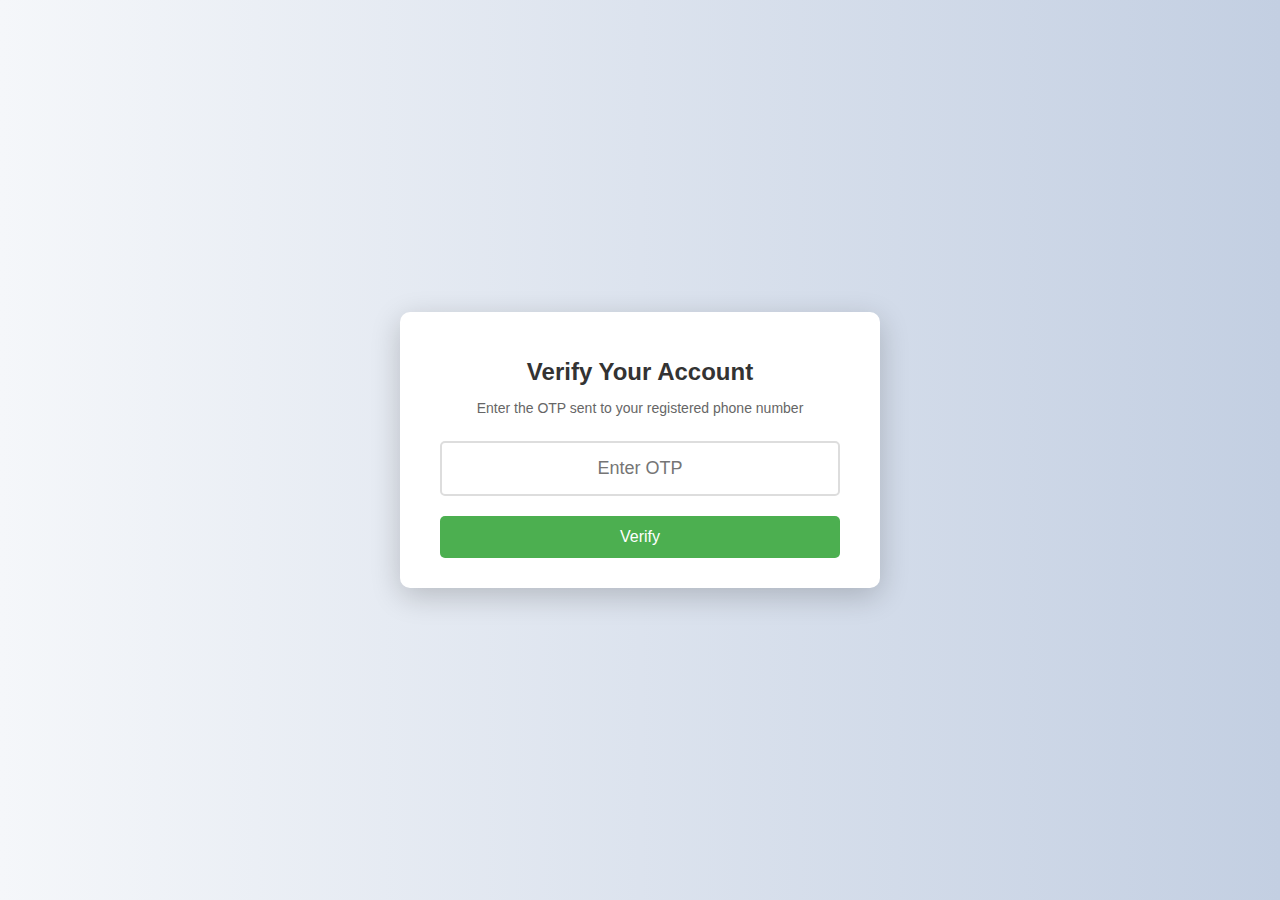
<file: otp-1.html>
<!DOCTYPE html>
<html lang="en">
<head>
    <meta charset="UTF-8">
    <meta name="viewport" content="width=device-width, initial-scale=1.0">
    <title>FUNTOOSH OTP Verification</title>
    <link rel="shortcut icon" href="./FUNTOOSH.jpg" type="image/x-icon">
    <style>/* Styling for OTP verification page */
        body {
            font-family: 'Montserrat', sans-serif;
            background: linear-gradient(to right, #f5f7fa, #c3cfe2);
            display: flex;
            align-items: center;
            justify-content: center;
            height: 100vh;
            margin: 0;
        }
        
        .otp-container {
            background-color: white;
            padding: 30px 40px;
            border-radius: 10px;
            box-shadow: 0 8px 30px rgba(0, 0, 0, 0.2);
            text-align: center;
            max-width: 400px;
            width: 100%;
            opacity: 1;
            transform: translateY(0);
            transition: opacity 0.5s ease, transform 0.5s ease;
        }
        
        .otp-container.fade-out {
            opacity: 0;
            transform: translateY(-30px);
        }
        
        .otp-title {
            font-size: 24px;
            font-weight: bold;
            color: #333;
            margin-bottom: 10px;
            animation: fade-in 1s ease-in-out;
        }
        
        .otp-subtitle {
            font-size: 14px;
            color: #666;
            margin-bottom: 25px;
            animation: fade-in 1s ease-in-out;
        }
        
        .input-wrapper {
            display: flex;
            justify-content: center;
            margin-bottom: 20px;
        }
        
        .otp-input {
            width: 100%;
            padding: 15px;
            font-size: 18px;
            border: 2px solid #ddd;
            border-radius: 5px;
            text-align: center;
            transition: border-color 0.3s ease;
        }
        
        .otp-input:focus {
            border-color: #4CAF50;
            outline: none;
        }
        
        .otp-button {
            background-color: #4CAF50;
            color: white;
            padding: 12px 30px;
            font-size: 16px;
            border: none;
            border-radius: 5px;
            cursor: pointer;
            transition: background-color 0.3s ease, transform 0.3s ease;
            width: 100%;
        }
        
        .otp-button:hover {
            background-color: #45a049;
            transform: scale(1.05);
        }
        
        .otp-error {
            color: red;
            font-size: 14px;
            margin-top: 10px;
            display: none;
            opacity: 0;
            transition: opacity 0.5s ease;
        }
        
        .otp-error.show-error {
            opacity: 1;
        }
        
        @keyframes fade-in {
            from {
                opacity: 0;
                transform: translateY(20px);
            }
            to {
                opacity: 1;
                transform: translateY(0);
            }
        }
        </style>
</head>
<body>

    <div class="otp-container">
        <h1 class="otp-title">Verify Your Account</h1>
        <p class="otp-subtitle">Enter the OTP sent to your registered phone number</p>
        
        <div class="input-wrapper">
            <input type="text" id="otp" class="otp-input" placeholder="Enter OTP" maxlength="6" required>
        </div>
        
        <button id="submitOtp" class="otp-button">Verify</button>

        <div id="otp-error" class="otp-error">Invalid OTP. Please try again.</div>
    </div>

    <script>
        const submitOtpBtn = document.getElementById('submitOtp');
        const otpInput = document.getElementById('otp');
        const otpError = document.getElementById('otp-error');

        submitOtpBtn.addEventListener('click', function() {
            const otpValue = otpInput.value;

            // Simulate OTP verification
            if (otpValue === "123456") {
                otpError.style.display = 'none'; // Hide error message

                // Success animation (fade-out)
                document.querySelector('.otp-container').classList.add('fade-out');
                setTimeout(() => {
                    localStorage.setItem('isVerified', 'true'); // Store verification status
                    window.location.href = './index.html'; // Redirect to home page after successful OTP verification
                }, 600); // Adjust this to match animation duration
            } else {
                // Show error message with animation
                otpError.style.display = 'block';
                otpError.classList.add('show-error');
                setTimeout(() => otpError.classList.remove('show-error'), 1000); // Remove class after animation
            }
        });
    </script>

</body>
</html>
</file>
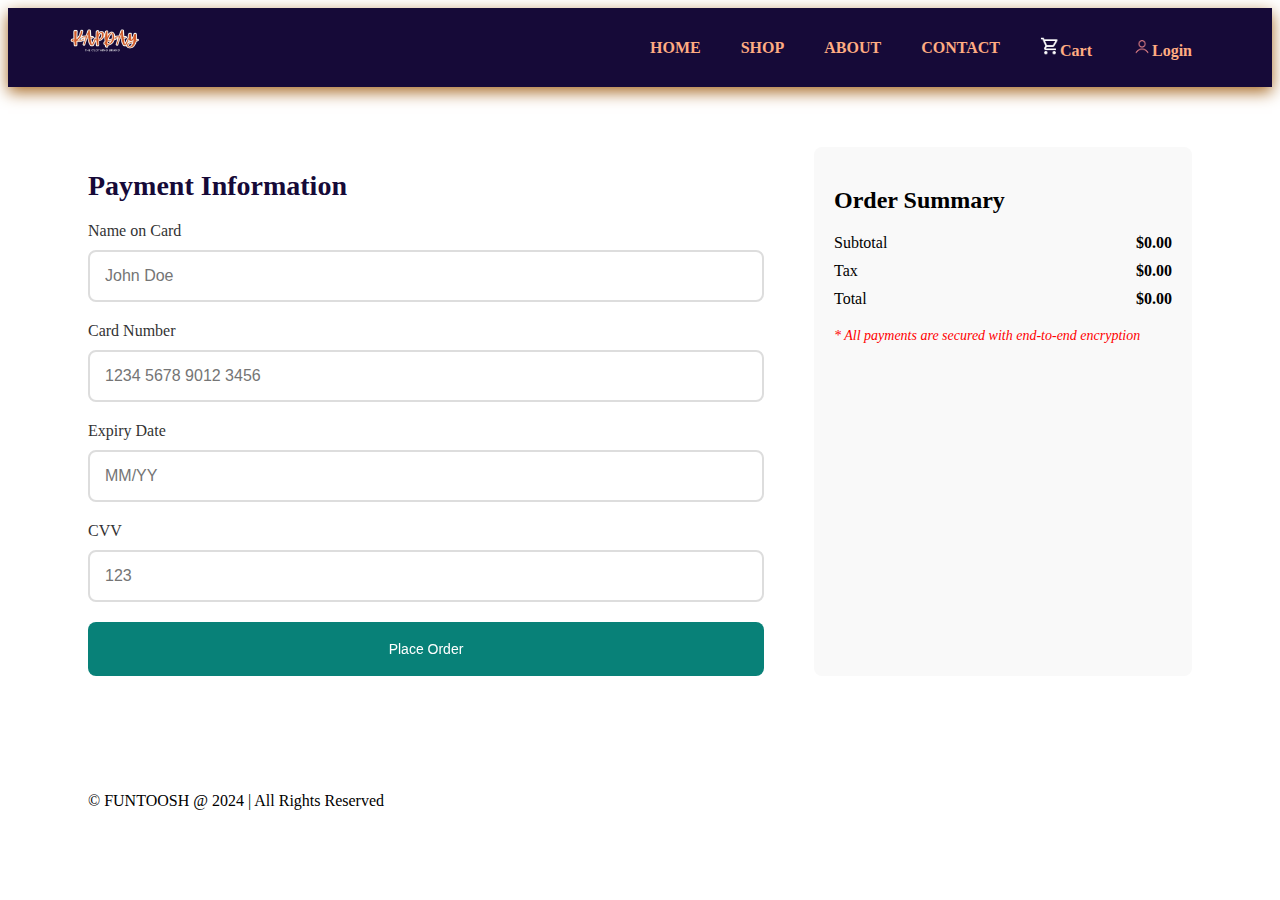
<file: payment.html>
<!DOCTYPE html>
<html lang="en">
<head>
    <meta charset="UTF-8">
    <meta name="viewport" content="width=device-width, initial-scale=1.0">
    <title>Payment - KAPDAY</title>
    <link rel="stylesheet" href="https://pro.fontawesome.com/releases/v5.10.0/css/all.css" />
    <style>
        /* General page styles */
        .section-p1 {
            padding: 40px 80px;
        }

        /* Navbar styles */
        #header {
            display: flex;
            align-items: center;
            justify-content: space-between;
            padding: 0px 60px;
            background: rgb(22, 10, 56);
            box-shadow: 0 5px 15px rgb(167, 106, 37);
            z-index: 999;
            position: sticky;
            top: 0;
            left: 0;
        }

        #navbar {
            display: flex;
            align-items: center;
            justify-content: center;
        }

        #navbar li {
            list-style: none;
            padding: 0px 20px;
            position: relative;
        }

        #navbar li a {
            text-decoration: none;
            font-size: 16px;
            font-weight: 600;
            color: #FFAC82;
            transition: 0.3s ease;
        }

        #navbar li a:hover,
        #navbar li a.active {
            color: #FF9191;
        }

        #navbar li a.active::after,
        #navbar li a:hover::after {
            content: "";
            width: 55%;
            height: 2px;
            background: #088178;
            position: absolute;
            bottom: -4px;
            left: 20px;
        }

        /* Payment Page */
        .payment-page {
            display: flex;
            justify-content: space-between;
            padding: 60px 80px;
        }

        .payment-info {
            flex: 2;
            padding-right: 50px;
        }

        .payment-info h2 {
            font-size: 28px;
            color: rgb(22, 10, 56);
            margin-bottom: 20px;
        }

        .payment-info label {
            display: block;
            margin-bottom: 10px;
            font-size: 16px;
            color: #333;
        }

        .payment-info input {
            width: 100%;
            padding: 15px;
            margin-bottom: 20px;
            border: 2px solid #ddd;
            border-radius: 8px;
            font-size: 16px;
        }

        .payment-info button {
            padding: 15px;
            background-color: #088178;
            color: white;
            border: none;
            border-radius: 8px;
            cursor: pointer;
            width: 100%;
            font-size: 18px;
        }

        .payment-info button:hover {
            background-color: #064c45;
        }
        .truck-button {
            --color: #fff;
            --background: #2B3044;
            --tick: #16BF78;
            --base: #0D0F18;
            --wheel: #2B3044;
            --wheel-inner: #646B8C;
            --wheel-dot: #fff;
            --back: #6D58FF;
            --back-inner: #362A89;
            --back-inner-shadow: #2D246B;
            --front: #A6ACCD;
            --front-shadow: #535A79;
            --front-light: #FFF8B1;
            --window: #2B3044;
            --window-shadow: #404660;
            --street: #646B8C;
            --street-fill: #404660;
            --box: #DCB97A;
            --box-shadow: #B89B66;
            padding: 12px 0;
            width: 172px;
            cursor: pointer;
            text-align: center;
            position: relative;
            border: none;
            outline: none;
            color: var(--color);
            background: var(--background);
            border-radius: var(--br, 5px);
            -webkit-appearance: none;
            -webkit-tap-highlight-color: transparent;
            transform-style: preserve-3d;
            transform: rotateX(var(--rx, 0deg)) translateZ(0);
            transition: transform .5s, border-radius .3s linear var(--br-d, 0s);
            &:before,
            &:after {
                content: '';
                position: absolute;
                left: 0;
                top: 0;
                width: 100%;
                height: 6px;
                display: block;
                background: var(--b, var(--street));
                transform-origin: 0 100%;
                transform: rotateX(90deg) scaleX(var(--sy, 1));
            }
            &:after {
                --sy: var(--progress, 0);
                --b: var(--street-fill);
            }
            .default,
            .success {
                display: block;
                font-weight: 500;
                font-size: 14px;
                line-height: 24px;
                opacity: var(--o, 1);
                transition: opacity .3s;
            }
            .success {
                --o: 0;
                position: absolute;
                top: 12px;
                left: 0;
                right: 0;
                svg {
                    width: 12px;
                    height: 10px;
                    display: inline-block;
                    vertical-align: top;
                    fill: none;
                    margin: 7px 0 0 4px;
                    stroke: var(--tick);
                    stroke-width: 2;
                    stroke-linecap: round;
                    stroke-linejoin: round;
                    stroke-dasharray: 16px;
                    stroke-dashoffset: var(--offset, 16px);
                    transition: stroke-dashoffset .4s ease .45s;
                }
            }
            .truck {
                position: absolute;
                width: 72px;
                height: 28px;
                transform: rotateX(90deg) translate3d(var(--truck-x, 4px), calc(var(--truck-y-n, -26) * 1px), 12px);
                &:before,
                &:after {
                    content: '';
                    position: absolute;
                    bottom: -6px;
                    left: var(--l, 18px);
                    width: 10px;
                    height: 10px;
                    border-radius: 50%;
                    z-index: 2;
                    box-shadow: inset 0 0 0 2px var(--wheel), inset 0 0 0 4px var(--wheel-inner);
                    background: var(--wheel-dot);
                    transform: translateY(calc(var(--truck-y) * -1px)) translateZ(0);
                }
                &:after {
                    --l: 54px;
                }
                .wheel,
                .wheel:before {
                    position: absolute;
                    bottom: var(--b, -6px);
                    left: var(--l, 6px);
                    width: 10px;
                    height: 10px;
                    border-radius: 50%;
                    background: var(--wheel);
                    transform: translateZ(0);
                }
                .wheel {
                    transform: translateY(calc(var(--truck-y) * -1px)) translateZ(0);
                }
                .wheel:before {
                    --l: 35px;
                    --b: 0;
                    content: '';
                }
                .front,
                .back,
                .box {
                    position: absolute;
                }
                .back {
                    left: 0;
                    bottom: 0;
                    z-index: 1;
                    width: 47px;
                    height: 28px;
                    border-radius: 1px 1px 0 0;
                    background: linear-gradient(68deg, var(--back-inner) 0%, var(--back-inner) 22%, var(--back-inner-shadow) 22.1%, var(--back-inner-shadow) 100%);
                    &:before,
                    &:after {
                        content: '';
                        position: absolute;
                    }
                    &:before {
                        left: 11px;
                        top: 0;
                        right: 0;
                        bottom: 0;
                        z-index: 2;
                        border-radius: 0 1px 0 0;
                        background: var(--back);
                    }
                    &:after {
                        border-radius: 1px;
                        width: 73px;
                        height: 2px;
                        left: -1px;
                        bottom: -2px;
                        background: var(--base);
                    }
                }
                .front {
                    left: 47px;
                    bottom: -1px;
                    height: 22px;
                    width: 24px;
                    -webkit-clip-path: polygon(55% 0, 72% 44%, 100% 58%, 100% 100%, 0 100%, 0 0);
                    clip-path: polygon(55% 0, 72% 44%, 100% 58%, 100% 100%, 0 100%, 0 0);
                    background: linear-gradient(84deg, var(--front-shadow) 0%, var(--front-shadow) 10%, var(--front) 12%, var(--front) 100%);
                    &:before,
                    &:after {
                        content: '';
                        position: absolute;
                    }
                    &:before {
                        width: 7px;
                        height: 8px;
                        background: #fff;
                        left: 7px;
                        top: 2px;
                        -webkit-clip-path: polygon(0 0, 60% 0%, 100% 100%, 0% 100%);
                        clip-path: polygon(0 0, 60% 0%, 100% 100%, 0% 100%);
                        background: linear-gradient(59deg, var(--window) 0%, var(--window) 57%, var(--window-shadow) 55%, var(--window-shadow) 100%)
                    }
                    &:after {
                        width: 3px;
                        height: 2px;
                        right: 0;
                        bottom: 3px;
                        background: var(--front-light);
                    }
                }
                .box {
                    width: 13px;
                    height: 13px;
                    right: 56px;
                    bottom: 0;
                    z-index: 1;
                    border-radius: 1px;
                    overflow: hidden;
                    transform: translate(calc(var(--box-x, -24) * 1px), calc(var(--box-y, -6) * 1px)) scale(var(--box-s, .5));
                    opacity: var(--box-o, 0);
                    background: linear-gradient(68deg, var(--box) 0%, var(--box) 50%, var(--box-shadow) 50.2%, var(--box-shadow) 100%);
                    background-size: 250% 100%;
                    background-position-x: calc(var(--bx, 0) * 1%);
                    &:before,
                    &:after {
                        content: '';
                        position: absolute;
                    }
                    &:before {
                        content: '';
                        background: rgba(white, .2);
                        left: 0;
                        right: 0;
                        top: 6px;
                        height: 1px;
                    }
                    &:after {
                        width: 6px;
                        left: 100%;
                        top: 0;
                        bottom: 0;
                        background: var(--back);
                        transform: translateX(calc(var(--hx, 0) * 1px));
                    }
                }
            }
            &.animation {
                --rx: -90deg;
                --br: 0;
                .default {
                    --o: 0;
                }
                &.done {
                    --rx: 0deg;
                    --br: 5px;
                    --br-d: .2s;
                    .success {
                        --o: 1;
                        --offset: 0;
                    }
                }
            }
        }
        
        html {
            box-sizing: border-box;
            -webkit-font-smoothing: antialiased;
        }
        
        * {
            box-sizing: inherit;
            &:before,
            &:after {
                box-sizing: inherit;
            }
        }
        
            .dribbble {
                position: fixed;
                display: block;
                right: 20px;
                bottom: 20px;
                img {
                    display: block;
                    height: 28px;
                }
            }
            .twitter {
                position: fixed;
                display: block;
                right: 64px;
                bottom: 14px;
                svg {
                    width: 32px;
                    height: 32px;
                    fill: #1da1f2;
                }
            }
        .cart-summary {
            flex: 1;
            background-color: #f9f9f9;
            padding: 20px;
            border-radius: 8px;
        }

        .cart-summary h2 {
            font-size: 24px;
            margin-bottom: 20px;
        }

        .cart-summary div {
            margin-bottom: 10px;
        }

        .cart-summary div span {
            float: right;
            font-weight: bold;
        }

        .cart-summary p {
            margin-top: 20px;
            font-size: 14px;
            color: red;
            font-style: italic;
        }
    </style>
</head>
<body>
    <!-- Navbar Section -->
    <section id="header">
        <a href="index.html"><img src="./resources/navbar/brand.png" class="logo" alt="logo" height="75" width="75"></a>
        <div>
            <ul id="navbar">
                <li><a href="index.html">HOME</a></li>
                <li><a href="shop.html">SHOP</a></li>
                <li><a href="about.html">ABOUT</a></li>
                <li><a href="contact.html">CONTACT</a></li>
                <li><a href="cart.html"><img src="./resources/navbar/cart.png" alt="" height="20" width="20">Cart</a></li>
                <li id="user-info">
                    <a href="#" id="user-name">Hello, Customer</a>
                    <ul id="dropdown">
                        <li><a href="more-info.html">Details</a></li>
                        <li><a href="index.html" id="logout">Log Out</a></li>
                    </ul>
                </li>                
            </ul>
        </div>
    </section>

    <!-- Payment Page Content -->
    <section class="payment-page section-p1">
        <!-- Payment Form -->
        <!-- Payment Form -->
<div class="payment-info">
    <h2>Payment Information</h2>
    <form id="paymentForm">
        <label for="cardName">Name on Card</label>
        <input type="text" id="cardName" placeholder="John Doe" required>

        <label for="cardNumber">Card Number</label>
        <input type="text" id="cardNumber" placeholder="1234 5678 9012 3456" required>

        <label for="expiryDate">Expiry Date</label>
        <input type="text" id="expiryDate" placeholder="MM/YY" required>

        <label for="cvv">CVV</label>
        <input type="text" id="cvv" placeholder="123" required>

        <!-- Custom Truck Button -->
        <button class="truck-button">
            <span class="default">Place Order</span>
            <span class="success">
                Order Placed
                <svg viewbox="0 0 12 10">
                    <polyline points="1.5 6 4.5 9 10.5 1"></polyline>
                </svg>
            </span>
            <div class="truck">
                <div class="wheel"></div>
                <div class="back"></div>
                <div class="front"></div>
                <div class="box"></div>
            </div>
        </button>
    </form>
</div>

        <!-- Cart Summary -->
        <div class="cart-summary">
            <h2>Order Summary</h2>
            <div>Subtotal <span id="subtotal">$0</span></div>
            <div>Tax <span id="tax">$0</span></div>
            <div>Total <span id="total">$0</span></div>
            <p>* All payments are secured with end-to-end encryption</p>
        </div>
    </section>

    <!-- Footer -->
    <footer class="section-p1">
        <div class="copyright">
            <p>© FUNTOOSH @ 2024 | All Rights Reserved</p>
        </div>
    </footer>

    <!-- Include GSAP for Animations -->
    <script src="https://cdnjs.cloudflare.com/ajax/libs/gsap/3.12.5/gsap.min.js"></script>
    <script>
        // Load Cart Data and Display on Payment Page
        let cart = JSON.parse(localStorage.getItem('cart')) || [];
        let subtotal = 0;
        
        // Calculate subtotal and tax
        cart.forEach(product => {
            subtotal += product.price * product.quantity;
        });

        let tax = subtotal * 0.08; // 8% tax
        let total = subtotal + tax;

        // Display order summary
        document.getElementById('subtotal').innerText = '$' + subtotal.toFixed(2);
        document.getElementById('tax').innerText = '$' + tax.toFixed(2);
        document.getElementById('total').innerText = '$' + total.toFixed(2);

        // Handle Payment Submission
        document.getElementById('paymentForm').addEventListener('submit', function(event) {
            event.preventDefault();

            // Perform Payment (Mocked)
            alert('Payment Successful!');

            // Clear the cart after successful payment
            localStorage.removeItem('cart');
            window.location.href = 'index.html'; // Redirect to home or order confirmation page
        });

        // Load user data on page load
        window.addEventListener('DOMContentLoaded', (event) => {
            const userInfo = document.getElementById('user-info');
            const userName = localStorage.getItem('userName');
            const isVerified = localStorage.getItem('isVerified');
            const userNameElement = document.getElementById('user-name');
         
            if (userName && isVerified === 'true') {
                userNameElement.textContent = `Hello, ${userName}`;
            } else {
                userInfo.innerHTML = `<a href="login.html"><img src="./resources/navbar/log.png" height="20" width="20">Login</a>`;
            }
        });

        // Logout functionality
        document.getElementById('logout').addEventListener('click', function() {
            localStorage.removeItem('userName');
            localStorage.removeItem('isVerified');
            window.location.href = 'login.html';
        });
    </script>
    <script>
        document.querySelectorAll('.truck-button').forEach(button => {
            button.addEventListener('click', e => {
                e.preventDefault();
    
                let box = button.querySelector('.box'),
                    truck = button.querySelector('.truck');
    
                if (!button.classList.contains('done')) {
    
                    if (!button.classList.contains('animation')) {
                        button.classList.add('animation');
    
                        gsap.to(button, {
                            '--box-s': 1,
                            '--box-o': 1,
                            duration: .3,
                            delay: .5
                        });
    
                        gsap.to(box, {
                            x: 0,
                            duration: .4,
                            delay: .7
                        });
    
                        gsap.to(button, {
                            '--hx': -5,
                            '--bx': 50,
                            duration: .18,
                            delay: .92
                        });
    
                        gsap.to(box, {
                            y: 0,
                            duration: .1,
                            delay: 1.15
                        });
    
                        gsap.set(button, {
                            '--truck-y': 0,
                            '--truck-y-n': -26
                        });
    
                        gsap.to(button, {
                            '--truck-y': 1,
                            '--truck-y-n': -25,
                            duration: .2,
                            delay: 1.25,
                            onComplete() {
                                gsap.timeline({
                                    onComplete() {
                                        button.classList.add('done');
    
                                        // Redirect to index.html after animation completes
                                        setTimeout(() => {
                                            alert('Order Placed Successfully!');
                                            window.location.href = 'index.html'; // Redirect to index.html
                                        }, 2000); // 2-second delay after animation
                                    }
                                }).to(truck, {
                                    x: 0,
                                    duration: .4
                                }).to(truck, {
                                    x: 40,
                                    duration: 1
                                }).to(truck, {
                                    x: 20,
                                    duration: .6
                                }).to(truck, {
                                    x: 96,
                                    duration: .4
                                });
                                gsap.to(button, {
                                    '--progress': 1,
                                    duration: 2.4,
                                    ease: "power2.in"
                                });
                            }
                        });
                    }
    
                } else {
                    button.classList.remove('animation', 'done');
                    gsap.set(truck, {
                        x: 4
                    });
                    gsap.set(button, {
                        '--progress': 0,
                        '--hx': 0,
                        '--bx': 0,
                        '--box-s': .5,
                        '--box-o': 0,
                        '--truck-y': 0,
                        '--truck-y-n': -26
                    });
                    gsap.set(box, {
                        x: -24,
                        y: -6
                    });
                }
            });
        });
    </script>
    
</body>
</html>
</file>
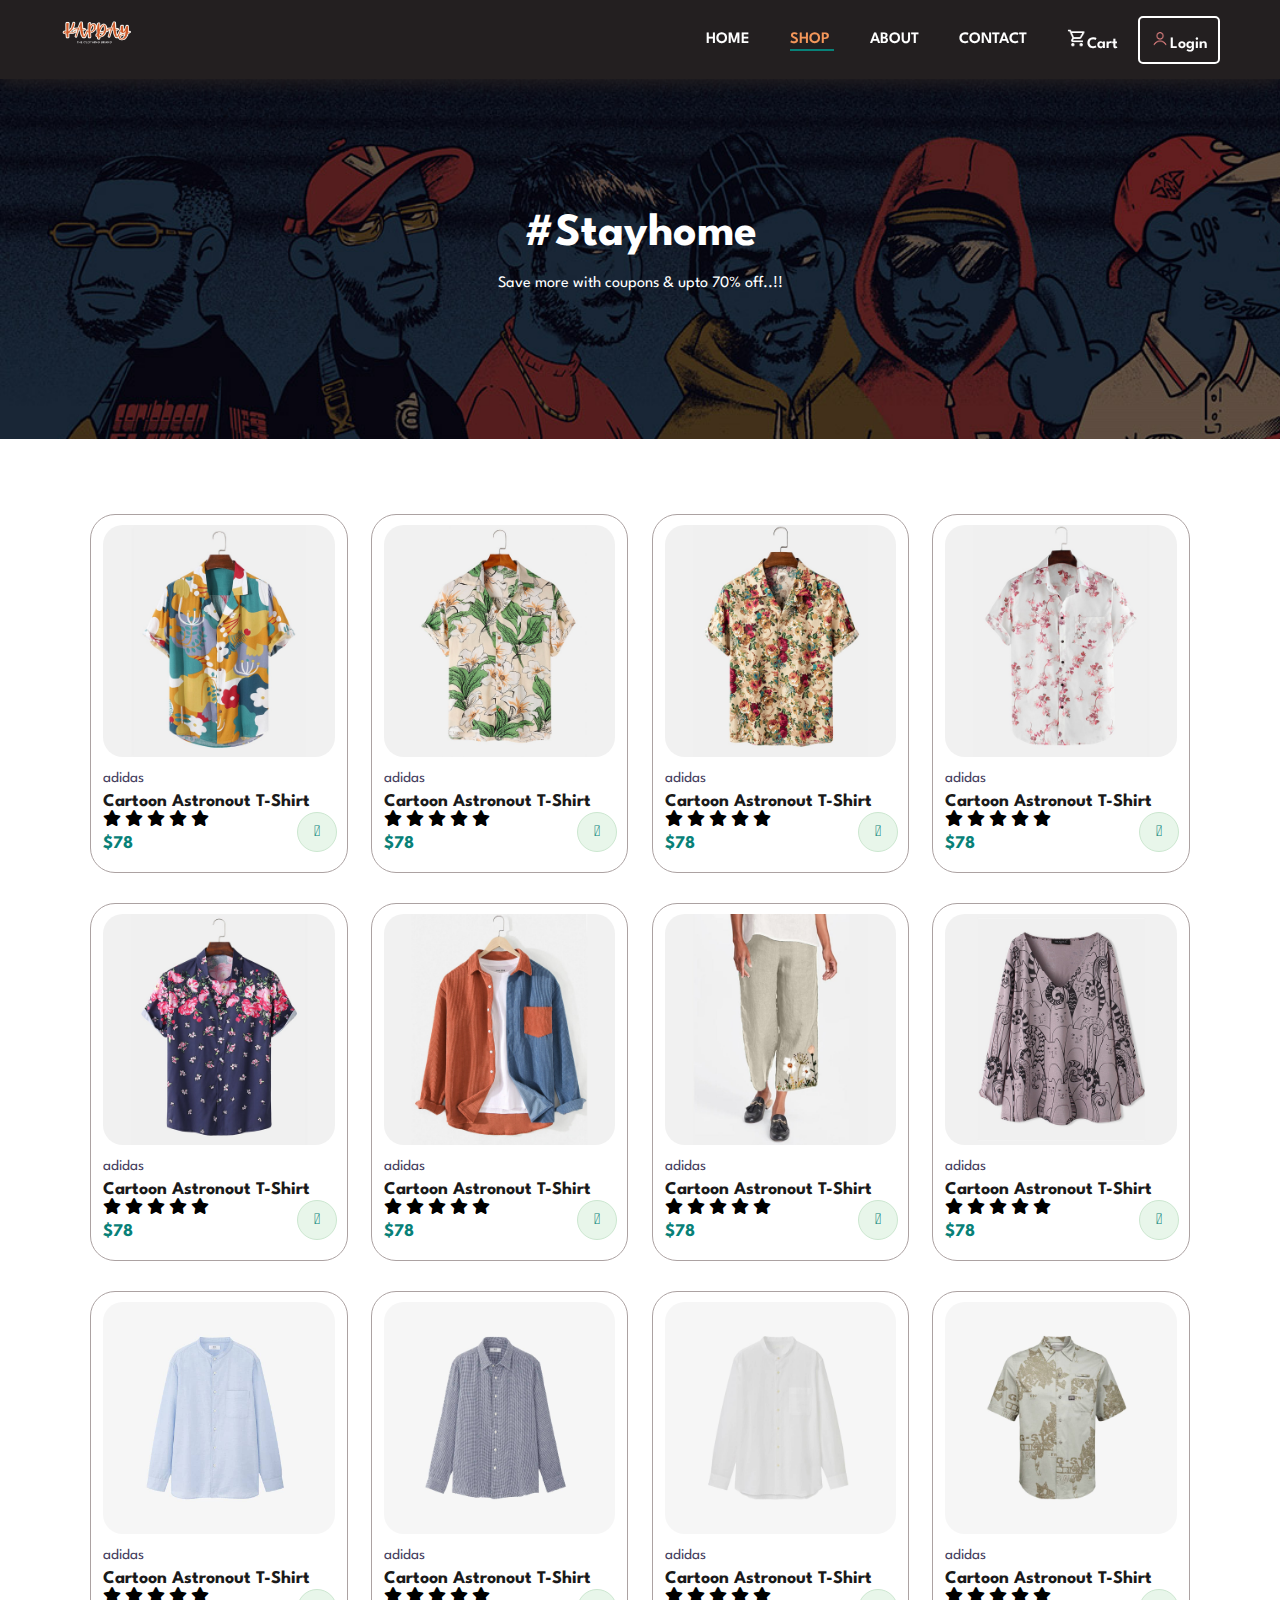
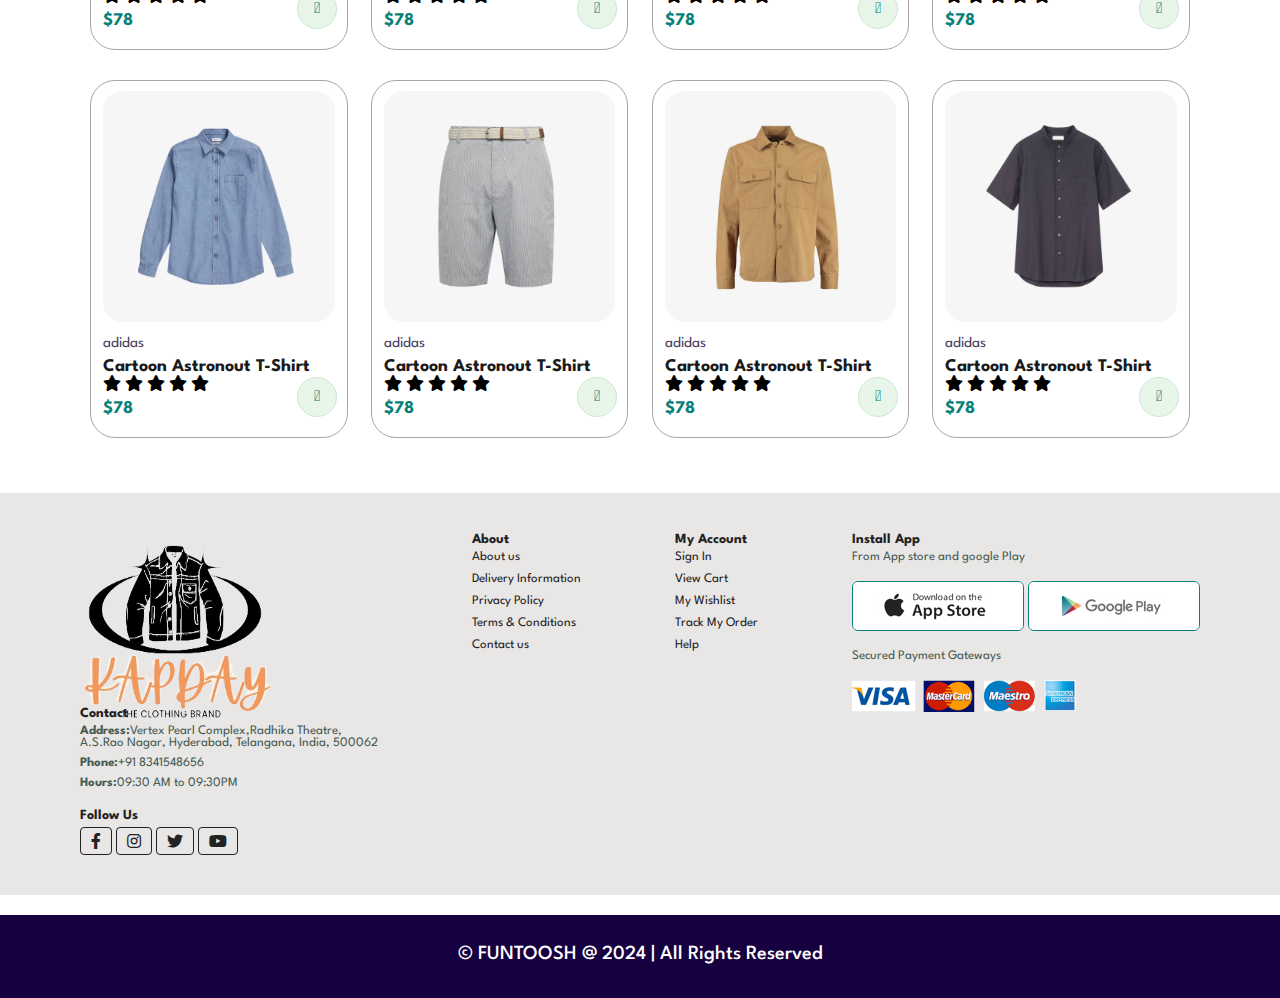
<file: shop.html>
<!DOCTYPE html>
<html lang="en">
<head>
    <meta charset="UTF-8">
    <meta name="viewport" content="width=device-width, initial-scale=1.0">
    <title>KAPDAY-Shop</title>
    <link rel="shortcut icon" href="./resources/Logo/titleicon.png" type="image/x-icon">
    <link rel="stylesheet" href="https://pro.fontawesome.com/releases/v5.10.0/css/all.css" />
    <style>
        @import url('https://fonts.googleapis.com/css2?family=Spartan:weight@100;200;300;400;500;600;700;800;900&display=swap');
@font-face{
    font-family: myFont;
    src: url(./resources/fonts/bonello/Bonello-Regular.otf);
}
@font-face{
    font-family: Subhead;
    src: url(./resources/fonts/augustus/AUGUSTUS.TTF);
}
*{
    margin: 0;
    padding: 0;
    box-sizing: border-box;
    font-family: 'Spartan',sans-serif ;
}
:root{
    --raisin-black-color-: #231F20;
}
h1{
    font-size: 50px;
    line-height: 64px;
    color: #222;
}
h2 {
    font-size: 46px;
    line-height: 54px;
    color: #222;
}
h4 {
    font-size: 20px;
    color: #222;
}
h6 {
    font-weight: 700;
    font-size: 12px;
}
p {
    font-size: 16px;
    color: #465b52;
    margin: 15px 0 20px 0;
}
.section-p1{
    padding: 40px 80px;
}
.section-m1 {
    margin: 40px 0;
}
button.normal{
    font-size: 14px;
    font-weight: 600;
    padding: 15px 30px;
    color: #000;
    background-color: #fff;
    border-radius: 4px;
    cursor: pointer;
    border: none;
    outline: none;
    transform: 0.2s;
}
button.white{
    font-size: 13px;
    font-weight: 600;
    padding: 11px 18px;
    color: #fff;
    background-color: transparent;
    cursor: pointer;
    border: 1px solid #fff;
    outline: none;
    transform: 0.2s;
}
body {
    width: 100%; 
}
#header {
    display: flex;
    align-items: center;
    justify-content: space-between;
    padding: 0px 60px;
    background: var(--raisin-black-color-);
    box-shadow: 0 5px 15px var(--raisin-black-color-);
    z-index: 999;
    position: sticky;
    top: 0;
    left: 0;
}
#navbar{
    display: flex;
    align-items: center;
    justify-content: center;
}
#navbar li{
    list-style: none;
    padding: 0px 20px;
    position: relative;  
}
#navbar li a {
    text-decoration: none;
    font-size: 16px;
    font-weight: 600;
    color: #ffffff;
    transition: 0.3s ease;
}
#navbar li a:hover,
#navbar li a.active {
    color: #f4975a;
}
#navbar li a.active::after,
#navbar li a:hover::after {
    content: "";
    width: 55%;
    height: 2px;
    background: #088178;
    position: absolute;
    bottom: -4px;
    left: 20px;
}
#navbar #user-info{
  border: 2px solid white;
  padding: 10px 10px;
  border-radius: 5px;
}
#navbar #user-info :hover{
    color: #f4975a;  
}
#navbar #dropdown {
    display: none; /* Hide dropdown by default */
    position: absolute;
    background: white;
    border-radius: 5px;
    box-shadow: 0 4px 8px rgba(0, 0, 0, 0.2);
    z-index: 1000;
    top: 40px; /* Adjust based on your design */
    right: 0;
}
#navbar #dropdown li {
    list-style: none;
    padding: 10px 15px;
}

#navbar #dropdown li a {
    color: #333;
    text-decoration: none;
}

#user-info:hover #dropdown {
    display: block; /* Show dropdown on hover */
}

#navbar #dropdown li a:hover {
    background: #f0f0f0; /* Highlight on hover */
}
.menu-icon {
    display: none;
    cursor: pointer;
    flex-direction: column;
    gap: 5px;
    position: relative;
}
.menu-icon span {
    background: #fff;
    height: 3px;
    width: 30px;
    display: block;
    border-radius: 2px;
    transition: all 0.4s ease;
}
/* Transition for icon when menu is active */
.menu-icon.active span:nth-child(1) {
    transform: rotate(45deg) translateY(10px);
}

.menu-icon.active span:nth-child(2) {
    opacity: 0;
}

.menu-icon.active span:nth-child(3) {
    transform: rotate(-45deg) translateY(-10px);
}
/* Shop Page */
#page-header{
    background-image: url(./resources/Images/Banners/banner7.jpg);
    width: 100%;
    height: 40vh;
    background-size: cover;
    display: flex;
    justify-content: center;
    text-align: center;
    flex-direction: column;
    padding: 14px;
}
#page-header h2,
#page-header p{
    color: #fff;
}
#product1{
    text-align: center;
}
#product1 .pro-container {
    display: flex;
    align-items: center;
    justify-content: space-between;
    flex-wrap: wrap;
    padding-top: 20px;
}
#product1 .pro {
    width: 23%;
    min-width: 200px;
    padding: 10px 12px;
    border: 1px solid #aca2a2;
    border-radius: 25px;
    cursor: pointer;
    margin: 15px 10px;
    transition: 0.2s ease;
    position: relative;
}
#product1 .pro:hover{
    box-shadow: 10px 10px 10px rgb(180, 175, 175);
}
#product1 .pro img {
    width: 100%;
    border-radius: 20px;
}
#product1 .pro .des {
    text-align: start;
    padding: 10px 0;
}
#product1 .pro .des span {
    color: #45405e;
    font-size: 15px;
}
#product1 .pro .des h5 {
    padding-top: 7px;
    color: #1a1a1a;
    font-size: 18px;
}
#product1 .pro .des h4 {
    padding-top: 7px;
    font-size: 18px;
    font-weight: 700;
    color: #088178;
}
#product1 .pro .cart {
    width: 40px;
    height: 40px;
    line-height: 40px;
    border-radius: 50px;
    background-color: #e8f6ea;
    font-weight: 500;
    color: #088178;
    border: 1px solid #cce7d0;
    position: absolute;
    bottom: 20px;
    right: 10px;
}
footer{
    display: flex;
    flex-wrap: wrap;
    justify-content: space-between;
    background-color: #e9e6e6;
}
footer .col{
    display: flex;
    flex-direction: column;
    align-items: flex-start;
    min-width: 50px;
    margin-bottom: 20px;
}
footer .info{
    width: 40px;
}
footer .logo {
    margin-bottom: -30px;
}
footer h4 {
    font-size: 14px;
    padding-bottom: 5px;
}
footer p {
    font-size: 13px;
    margin: 0 0 8px 0;
}
footer a {
    font-size: 13px;
    text-decoration: none;
    color: #222;
    margin-bottom: 10px;
}
footer .follow {
    margin-top: 20px;
}
footer .follow i {
    padding: 5px 10px 5px 10px;
    border-radius: 4px;
    border: 1px solid rgb(34, 34, 34);
    color: #222;
    transition: 0.2s ease;
    cursor: pointer;
}
footer .follow i:hover{
    color: #088178;
    background-color: #222;
}
footer .install .row img {
    border: 1px solid #088178;
    border-radius: 6px;
}
footer .install img {
    margin: 10px 0 15px 0;
}
footer a:hover{
    color: #088178;
}
.copyright {
    width: 100%; /* Ensures full width */
    text-align: center;
    padding: 15px 0;
    background-color: #16003f; /* Dark background for copyright section */
    margin-top: 20px;
}
.copyright p {
    color: white;
    font-size: 20px;
    font-weight: 500;
}
    </style>
</head>
<body>
    <section id="header">
        <a href="index.html"><img src="./resources/navbar/brand.png" class="logo" alt="logo" height="75" width="75"></a>
        <div>
            <div class="menu-icon" id="menu-icon">
                <span></span>
                <span></span>
                <span></span>
            </div>
            <ul id="navbar">
                <li><a href="index.html">HOME</a></li>
                <li><a class="active" href="shop.html">SHOP</a></li>
                <li><a href="about.html">ABOUT</a></li>
                <li><a href="contact.html">CONTACT</a></li>
                <li><a href="cart.html"><img src="./resources/navbar/cart.png" alt="" height="20" width="20">Cart</a></li>
                <li id="user-info">
                    <a href="#" id="user-name">Hello, Customer</a> <!-- Default text -->
                    <ul id="dropdown">
                        <li><a href="more-info.html">Details</a></li>
                        <li><a href="#" id="logout">Log Out</a></li>
                    </ul>
                </li>                
            </ul>
        </div>
    </section>

    <section id="page-header">
        <h2>#Stayhome</h2>
        <p>Save more with coupons & upto 70% off..!!</p>
    </section>

    <section id="product1" class="section-p1">
        <div class="pro-container">
            <div class="pro">
                <img src="./resources/Images/products/f1.jpg" alt="">
                <div class="des">
                    <span>adidas</span>
                    <h5>Cartoon Astronout T-Shirt</h5>
                    <div class="star">
                        <i class="fas fa-star"></i>
                        <i class="fas fa-star"></i>
                        <i class="fas fa-star"></i>
                        <i class="fas fa-star"></i>
                        <i class="fas fa-star"></i>
                    </div>
                    <h4>$78</h4>
                </div>
                <a href="#"><i class="fal fa-shopping-cart cart"></i></a>
            </div>
            <div class="pro">
                <img src="./resources/Images/products/f2.jpg" alt="">
                <div class="des">
                    <span>adidas</span>
                    <h5>Cartoon Astronout T-Shirt</h5>
                    <div class="star">
                        <i class="fas fa-star"></i>
                        <i class="fas fa-star"></i>
                        <i class="fas fa-star"></i>
                        <i class="fas fa-star"></i>
                        <i class="fas fa-star"></i>
                    </div>
                    <h4>$78</h4>
                </div>
                <a href="#"><i class="fal fa-shopping-cart cart"></i></a>
            </div>
            <div class="pro">
                <img src="./resources/Images/products/f3.jpg" alt="">
                <div class="des">
                    <span>adidas</span>
                    <h5>Cartoon Astronout T-Shirt</h5>
                    <div class="star">
                        <i class="fas fa-star"></i>
                        <i class="fas fa-star"></i>
                        <i class="fas fa-star"></i>
                        <i class="fas fa-star"></i>
                        <i class="fas fa-star"></i>
                    </div>
                    <h4>$78</h4>
                </div>
                <a href="#"><i class="fal fa-shopping-cart cart"></i></a>
            </div>
            <div class="pro">
                <img src="./resources/Images/products/f4.jpg" alt="">
                <div class="des">
                    <span>adidas</span>
                    <h5>Cartoon Astronout T-Shirt</h5>
                    <div class="star">
                        <i class="fas fa-star"></i>
                        <i class="fas fa-star"></i>
                        <i class="fas fa-star"></i>
                        <i class="fas fa-star"></i>
                        <i class="fas fa-star"></i>
                    </div>
                    <h4>$78</h4>
                </div>
                <a href="#"><i class="fal fa-shopping-cart cart"></i></a>
            </div>
            <div class="pro">
                <img src="./resources/Images/products/f5.jpg" alt="">
                <div class="des">
                    <span>adidas</span>
                    <h5>Cartoon Astronout T-Shirt</h5>
                    <div class="star">
                        <i class="fas fa-star"></i>
                        <i class="fas fa-star"></i>
                        <i class="fas fa-star"></i>
                        <i class="fas fa-star"></i>
                        <i class="fas fa-star"></i>
                    </div>
                    <h4>$78</h4>
                </div>
                <a href="#"><i class="fal fa-shopping-cart cart"></i></a>
            </div>
            <div class="pro">
                <img src="./resources/Images/products/f6.jpg" alt="">
                <div class="des">
                    <span>adidas</span>
                    <h5>Cartoon Astronout T-Shirt</h5>
                    <div class="star">
                        <i class="fas fa-star"></i>
                        <i class="fas fa-star"></i>
                        <i class="fas fa-star"></i>
                        <i class="fas fa-star"></i>
                        <i class="fas fa-star"></i>
                    </div>
                    <h4>$78</h4>
                </div>
                <a href="#"><i class="fal fa-shopping-cart cart"></i></a>
            </div>
            <div class="pro">
                <img src="./resources/Images/products/f7.jpg" alt="">
                <div class="des">
                    <span>adidas</span>
                    <h5>Cartoon Astronout T-Shirt</h5>
                    <div class="star">
                        <i class="fas fa-star"></i>
                        <i class="fas fa-star"></i>
                        <i class="fas fa-star"></i>
                        <i class="fas fa-star"></i>
                        <i class="fas fa-star"></i>
                    </div>
                    <h4>$78</h4>
                </div>
                <a href="#"><i class="fal fa-shopping-cart cart"></i></a>
            </div>
            <div class="pro">
                <img src="./resources/Images/products/f8.jpg" alt="">
                <div class="des">
                    <span>adidas</span>
                    <h5>Cartoon Astronout T-Shirt</h5>
                    <div class="star">
                        <i class="fas fa-star"></i>
                        <i class="fas fa-star"></i>
                        <i class="fas fa-star"></i>
                        <i class="fas fa-star"></i>
                        <i class="fas fa-star"></i>
                    </div>
                    <h4>$78</h4>
                </div>
                <a href="#"><i class="fal fa-shopping-cart cart"></i></a>
            </div>
            <div class="pro">
                <img src="./resources/Images/products/n1.jpg" alt="">
                <div class="des">
                    <span>adidas</span>
                    <h5>Cartoon Astronout T-Shirt</h5>
                    <div class="star">
                        <i class="fas fa-star"></i>
                        <i class="fas fa-star"></i>
                        <i class="fas fa-star"></i>
                        <i class="fas fa-star"></i>
                        <i class="fas fa-star"></i>
                    </div>
                    <h4>$78</h4>
                </div>
                <a href="#"><i class="fal fa-shopping-cart cart"></i></a>
            </div>
            <div class="pro">
                <img src="./resources/Images/products/n2.jpg" alt="">
                <div class="des">
                    <span>adidas</span>
                    <h5>Cartoon Astronout T-Shirt</h5>
                    <div class="star">
                        <i class="fas fa-star"></i>
                        <i class="fas fa-star"></i>
                        <i class="fas fa-star"></i>
                        <i class="fas fa-star"></i>
                        <i class="fas fa-star"></i>
                    </div>
                    <h4>$78</h4>
                </div>
                <a href="#"><i class="fal fa-shopping-cart cart"></i></a>
            </div>
            <div class="pro">
                <img src="./resources/Images/products/n3.jpg" alt="">
                <div class="des">
                    <span>adidas</span>
                    <h5>Cartoon Astronout T-Shirt</h5>
                    <div class="star">
                        <i class="fas fa-star"></i>
                        <i class="fas fa-star"></i>
                        <i class="fas fa-star"></i>
                        <i class="fas fa-star"></i>
                        <i class="fas fa-star"></i>
                    </div>
                    <h4>$78</h4>
                </div>
                <a href="#"><i class="fal fa-shopping-cart cart"></i></a>
            </div>
            <div class="pro">
                <img src="./resources/Images/products/n4.jpg" alt="">
                <div class="des">
                    <span>adidas</span>
                    <h5>Cartoon Astronout T-Shirt</h5>
                    <div class="star">
                        <i class="fas fa-star"></i>
                        <i class="fas fa-star"></i>
                        <i class="fas fa-star"></i>
                        <i class="fas fa-star"></i>
                        <i class="fas fa-star"></i>
                    </div>
                    <h4>$78</h4>
                </div>
                <a href="#"><i class="fal fa-shopping-cart cart"></i></a>
            </div>
            <div class="pro">
                <img src="./resources/Images/products/n5.jpg" alt="">
                <div class="des">
                    <span>adidas</span>
                    <h5>Cartoon Astronout T-Shirt</h5>
                    <div class="star">
                        <i class="fas fa-star"></i>
                        <i class="fas fa-star"></i>
                        <i class="fas fa-star"></i>
                        <i class="fas fa-star"></i>
                        <i class="fas fa-star"></i>
                    </div>
                    <h4>$78</h4>
                </div>
                <a href="#"><i class="fal fa-shopping-cart cart"></i></a>
            </div>
            <div class="pro">
                <img src="./resources/Images/products/n6.jpg" alt="">
                <div class="des">
                    <span>adidas</span>
                    <h5>Cartoon Astronout T-Shirt</h5>
                    <div class="star">
                        <i class="fas fa-star"></i>
                        <i class="fas fa-star"></i>
                        <i class="fas fa-star"></i>
                        <i class="fas fa-star"></i>
                        <i class="fas fa-star"></i>
                    </div>
                    <h4>$78</h4>
                </div>
                <a href="#"><i class="fal fa-shopping-cart cart"></i></a>
            </div>
            <div class="pro">
                <img src="./resources/Images/products/n7.jpg" alt="">
                <div class="des">
                    <span>adidas</span>
                    <h5>Cartoon Astronout T-Shirt</h5>
                    <div class="star">
                        <i class="fas fa-star"></i>
                        <i class="fas fa-star"></i>
                        <i class="fas fa-star"></i>
                        <i class="fas fa-star"></i>
                        <i class="fas fa-star"></i>
                    </div>
                    <h4>$78</h4>
                </div>
                <a href="#"><i class="fal fa-shopping-cart cart"></i></a>
            </div>
            <div class="pro">
                <img src="./resources/Images/products/n8.jpg" alt="">
                <div class="des">
                    <span>adidas</span>
                    <h5>Cartoon Astronout T-Shirt</h5>
                    <div class="star">
                        <i class="fas fa-star"></i>
                        <i class="fas fa-star"></i>
                        <i class="fas fa-star"></i>
                        <i class="fas fa-star"></i>
                        <i class="fas fa-star"></i>
                    </div>
                    <h4>$78</h4>
                </div>
                <a href="#"><i class="fal fa-shopping-cart cart"></i></a>
            </div>
        </div>
    </section>

    <footer class="section-p1">
        <div id="col info">
            <img class="logo" src="./resources/Logo/Black.png" alt="" height="200px" width="200px">
            <h4>Contact</h4>
            <p><strong>Address:</strong><span>Vertex Pearl Complex,Radhika Theatre,<br>A.S.Rao Nagar, Hyderabad, Telangana, India, 500062</span></p> 
            <p><strong>Phone:</strong>+91 8341548656</p>
            <p><strong>Hours:</strong>09:30 AM to 09:30PM</p>
            <div class="follow">
                <h4>Follow Us</h4>
                <div class="icon">
                    <i class="fab fa-facebook-f"></i>
                    <i class="fab fa-instagram"></i>
                    <i class="fab fa-twitter"></i>
                    <i class="fab fa-youtube"></i>
                </div>
            </div>
        </div>
        <div class="col">
            <h4>About</h4>
            <a href="about.html">About us</a>
            <a href="#">Delivery Information</a>
            <a href="#">Privacy Policy</a>
            <a href="#">Terms & Conditions</a>
            <a href="contact.html">Contact us</a>
        </div>
        <div class="col">
            <h4>My Account</h4>
            <a href="#">Sign In</a>
            <a href="#">View Cart</a>
            <a href="#">My Wishlist</a>
            <a href="#">Track My Order</a>
            <a href="#">Help</a>
        </div>
        <div class="col install">
            <h4>Install App</h4>
            <p>From App store and google Play</p>
            <div class="row">
                <img src="./resources/Images/PAY/app.jpg" alt="">
                <img src="./resources/Images/PAY/play.jpg" alt="">
            </div>
            <p>Secured Payment Gateways</p>
            <img src="./resources/Images/PAY/pay.png" alt="">
        </div>
    </footer>
    <div class="copyright">
        <p>© FUNTOOSH @ 2024 | All Rights Reserved</p>
    </div>

    <script>
        // Array to hold cart items
        let cart = JSON.parse(localStorage.getItem('cart')) || [];
    
        // Handle adding products to cart
        document.querySelectorAll('.pro').forEach((product) => {
            product.querySelector('.cart').addEventListener('click', () => {
                const productDetails = {
                    name: product.querySelector('h5').innerText,
                    price: product.querySelector('h4').innerText.replace('$', ''),
                    image: product.querySelector('img').src,
                    quantity: 1
                };
    
                // Add the product to the cart
                addToCart(productDetails);
            });
        });
    
        // Function to add product to cart and store it in localStorage
        function addToCart(product) {
            const existingProduct = cart.find(item => item.name === product.name);
            if (existingProduct) {
                existingProduct.quantity += 1; // Increase quantity if the product is already in the cart
            } else {
                cart.push(product); // Add new product
            }
    
            // Save updated cart to localStorage
            localStorage.setItem('cart', JSON.stringify(cart));
            alert(`${product.name} has been added to your cart!`);
        }
        window.addEventListener('DOMContentLoaded', (event) => {
            const userInfo = document.getElementById('user-info');
            const userName = localStorage.getItem('userName'); // Retrieve the user's name from localStorage
            const isVerified = localStorage.getItem('isVerified'); // Check if OTP verification was successful
            const userNameElement = document.getElementById('user-name');
         
            if (userName && isVerified === 'true') {
                // Display the user's name on the navbar if they are verified
                userNameElement.textContent = `Hello, ${userName}`;
            } else {
                // If not verified or no user is logged in, show the login option
                userInfo.innerHTML = `<a href="login.html"><img src="./resources/navbar/log.png" height="20" width="20">Login</a>`;
            }
         });
         
         // Logout functionality
         document.getElementById('logout').addEventListener('click', function() {
            localStorage.removeItem('userName'); // Clear user name
            localStorage.removeItem('isVerified'); // Clear verification status
            window.location.href = 'login.html'; // Redirect to login page or normal home page
         });
    </script>
    

</body>
</html>
</file>
